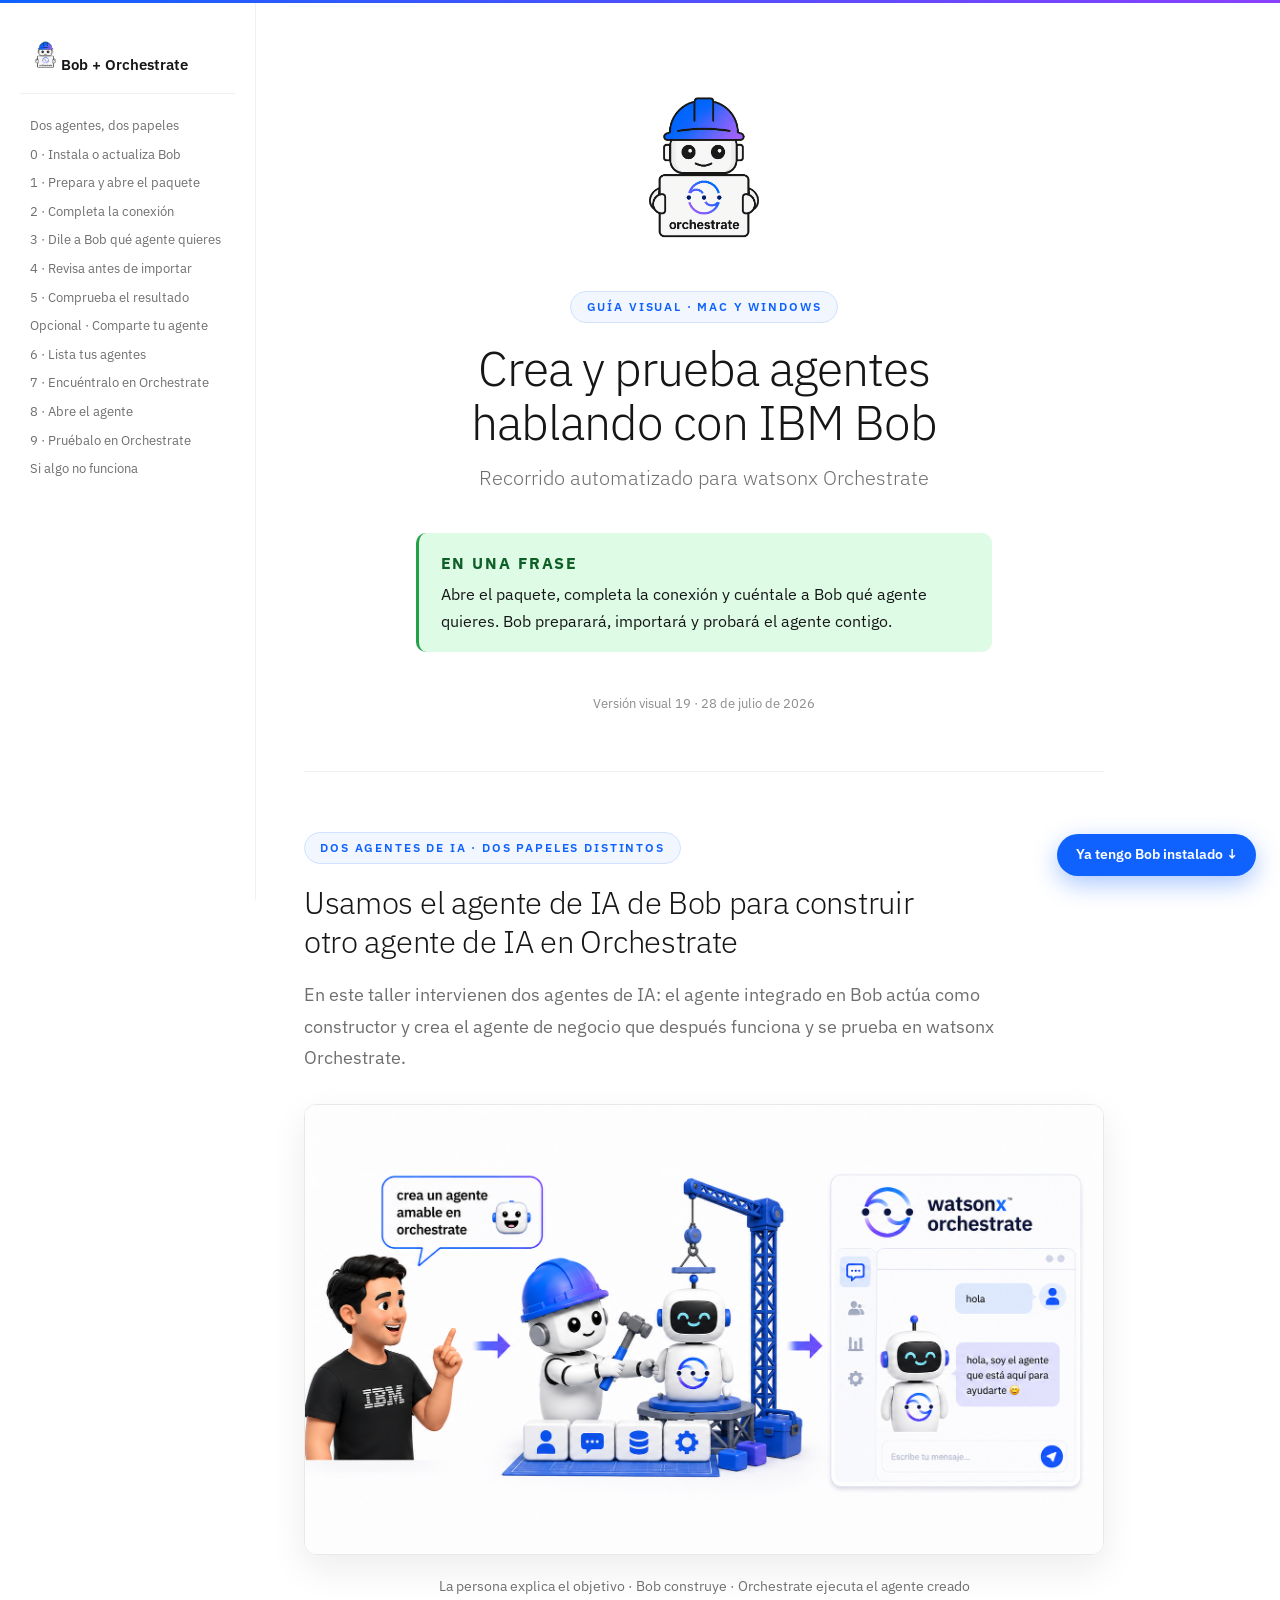
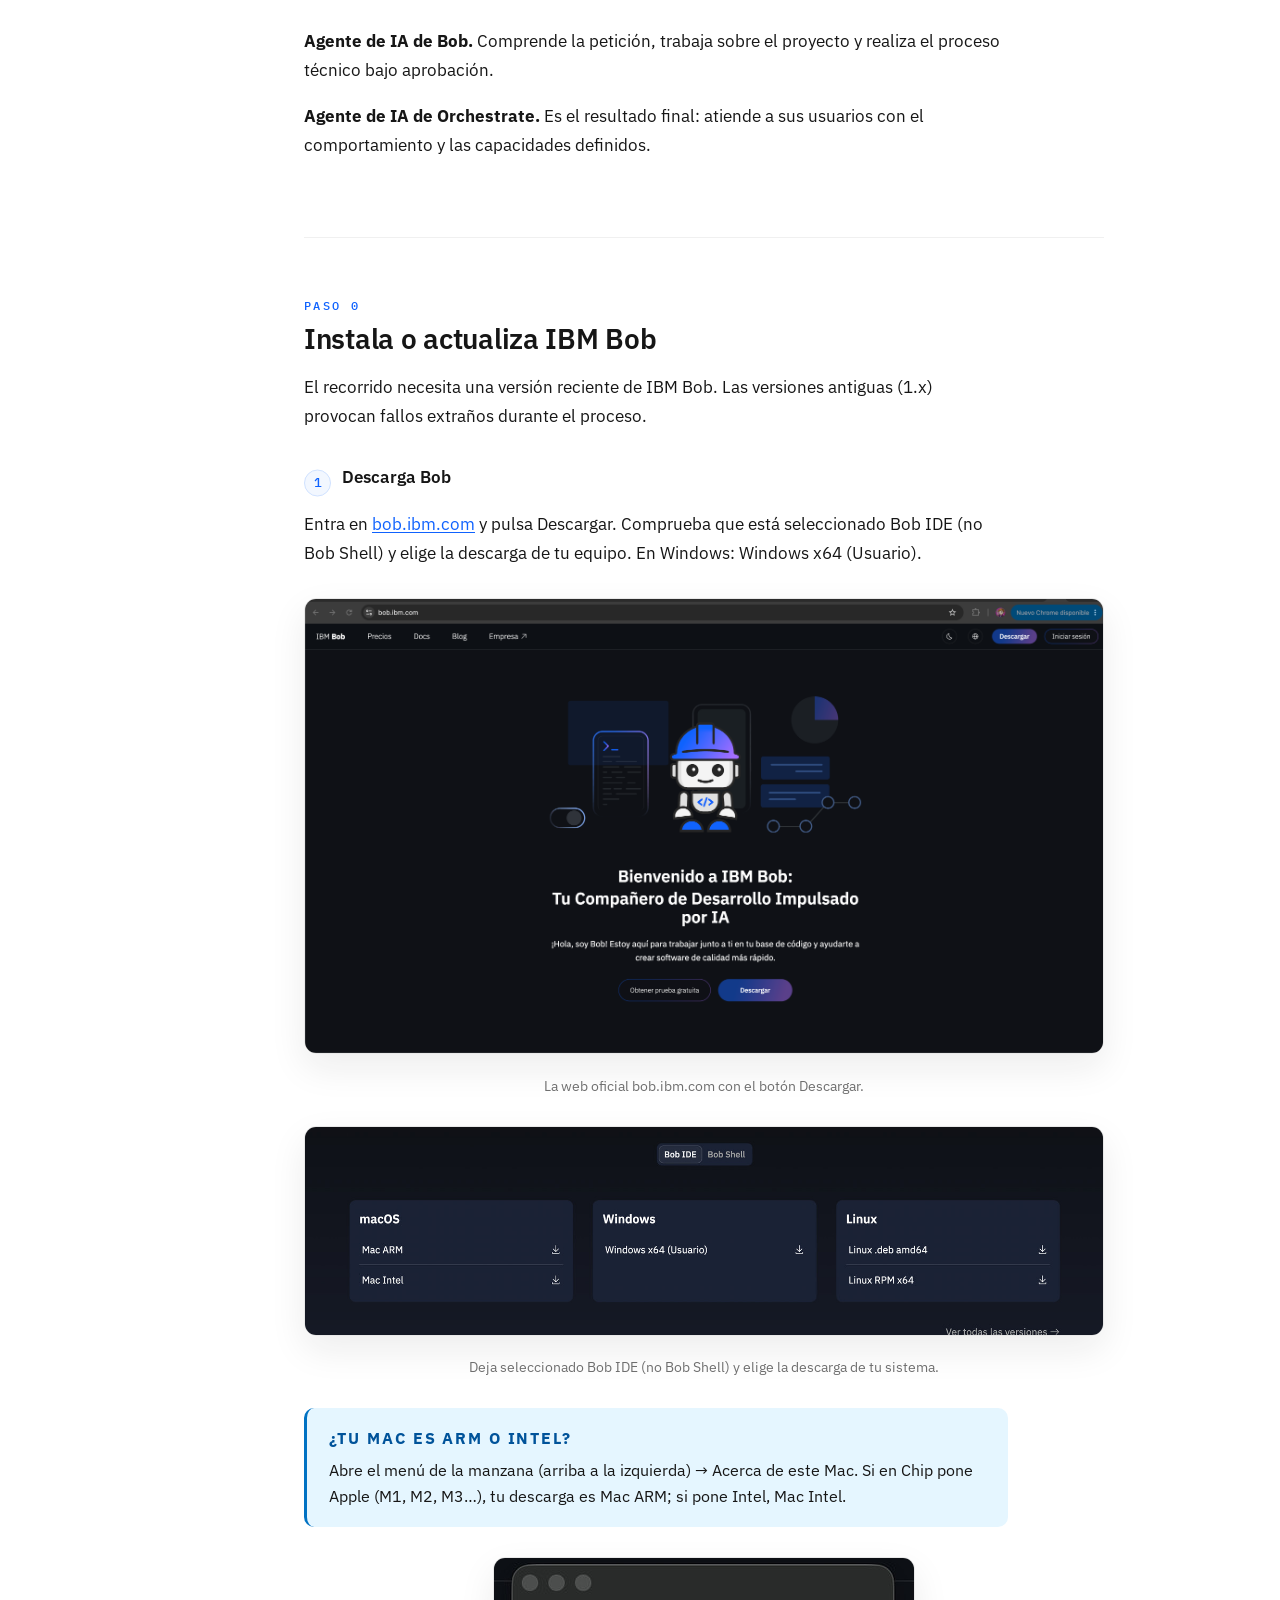
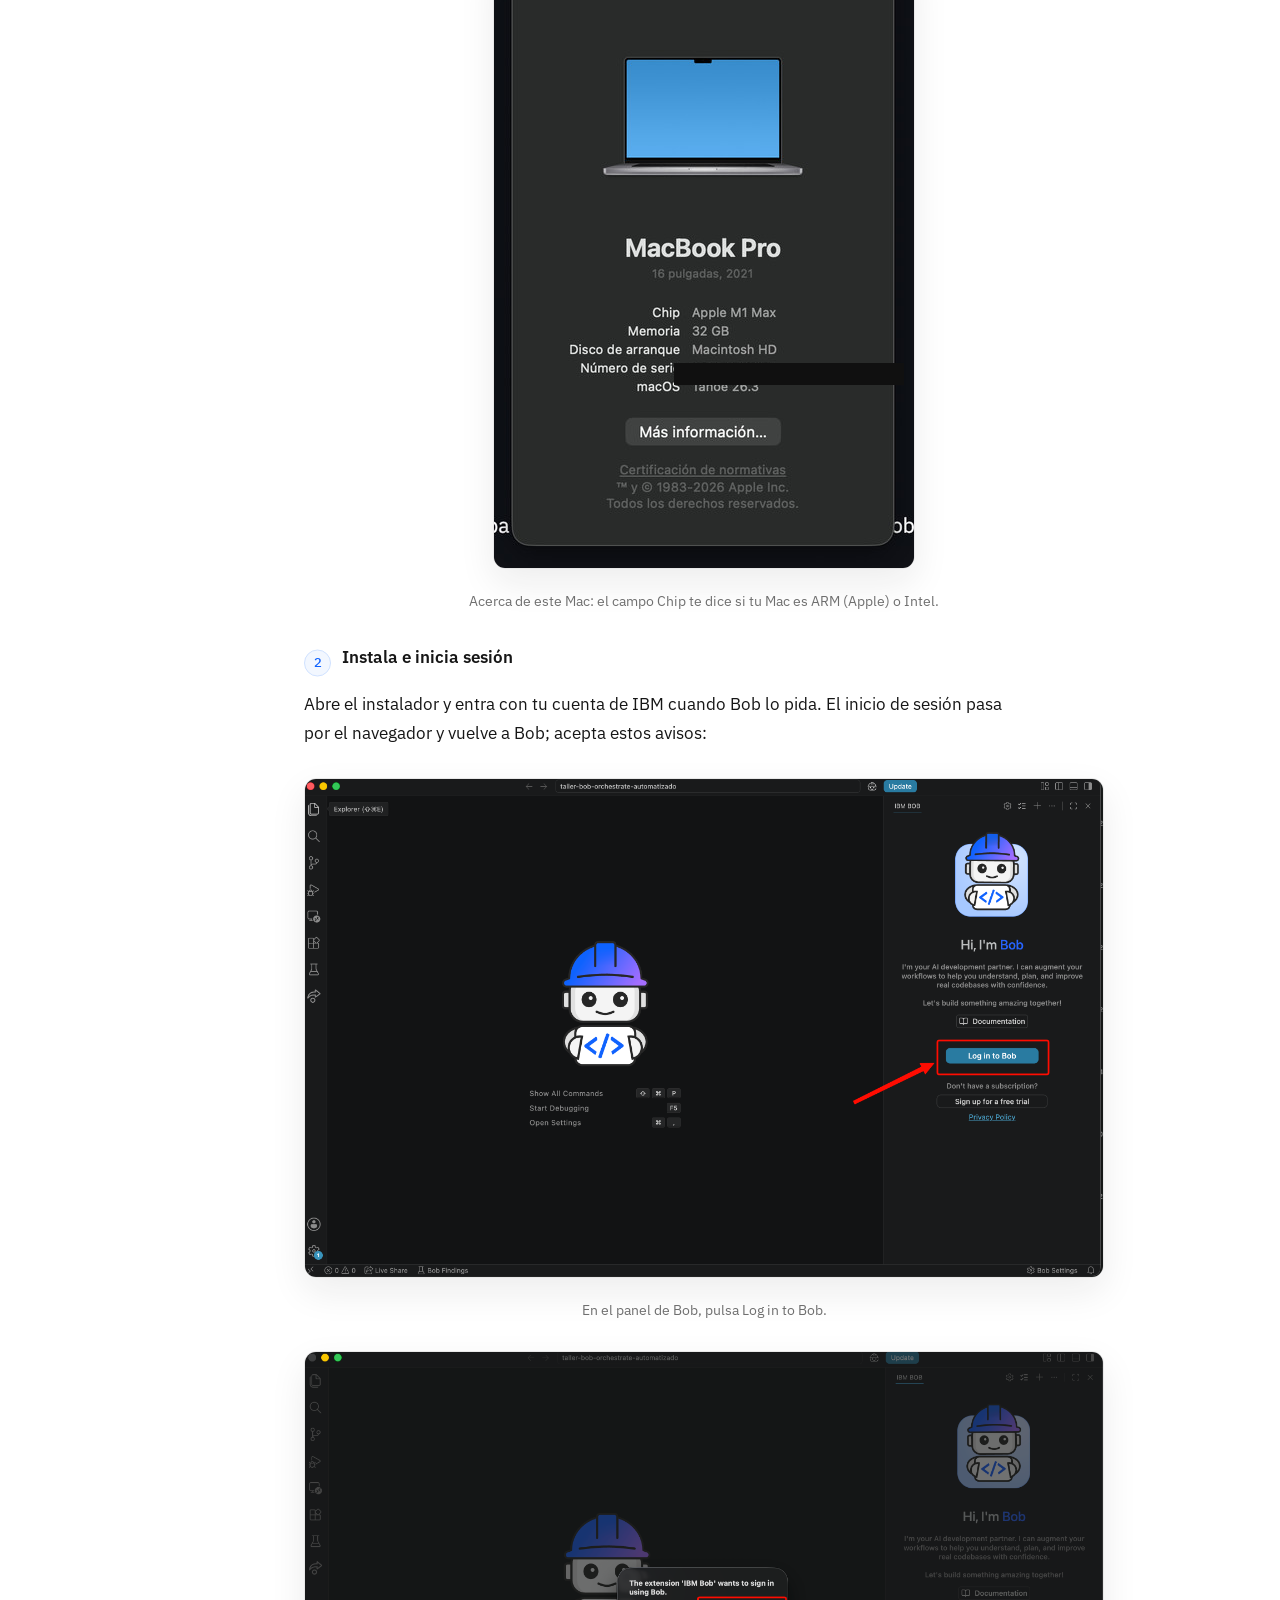
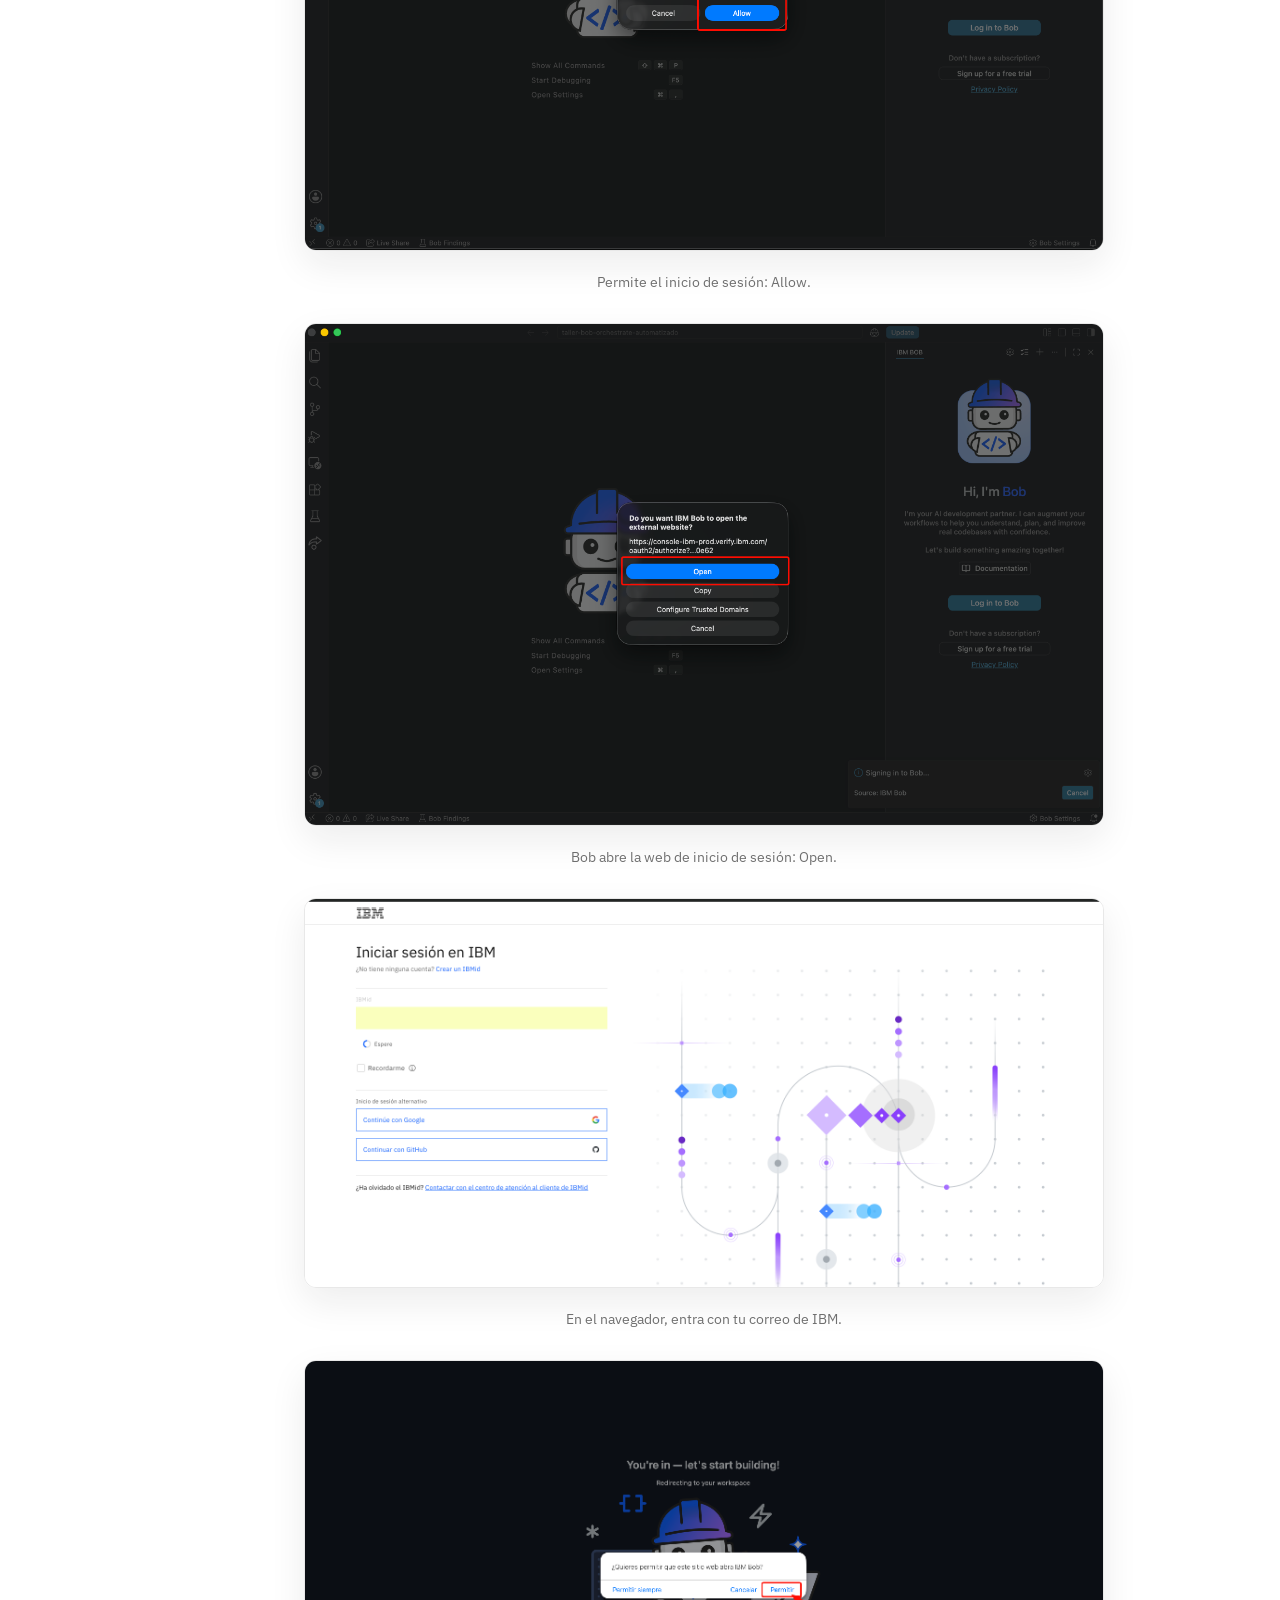
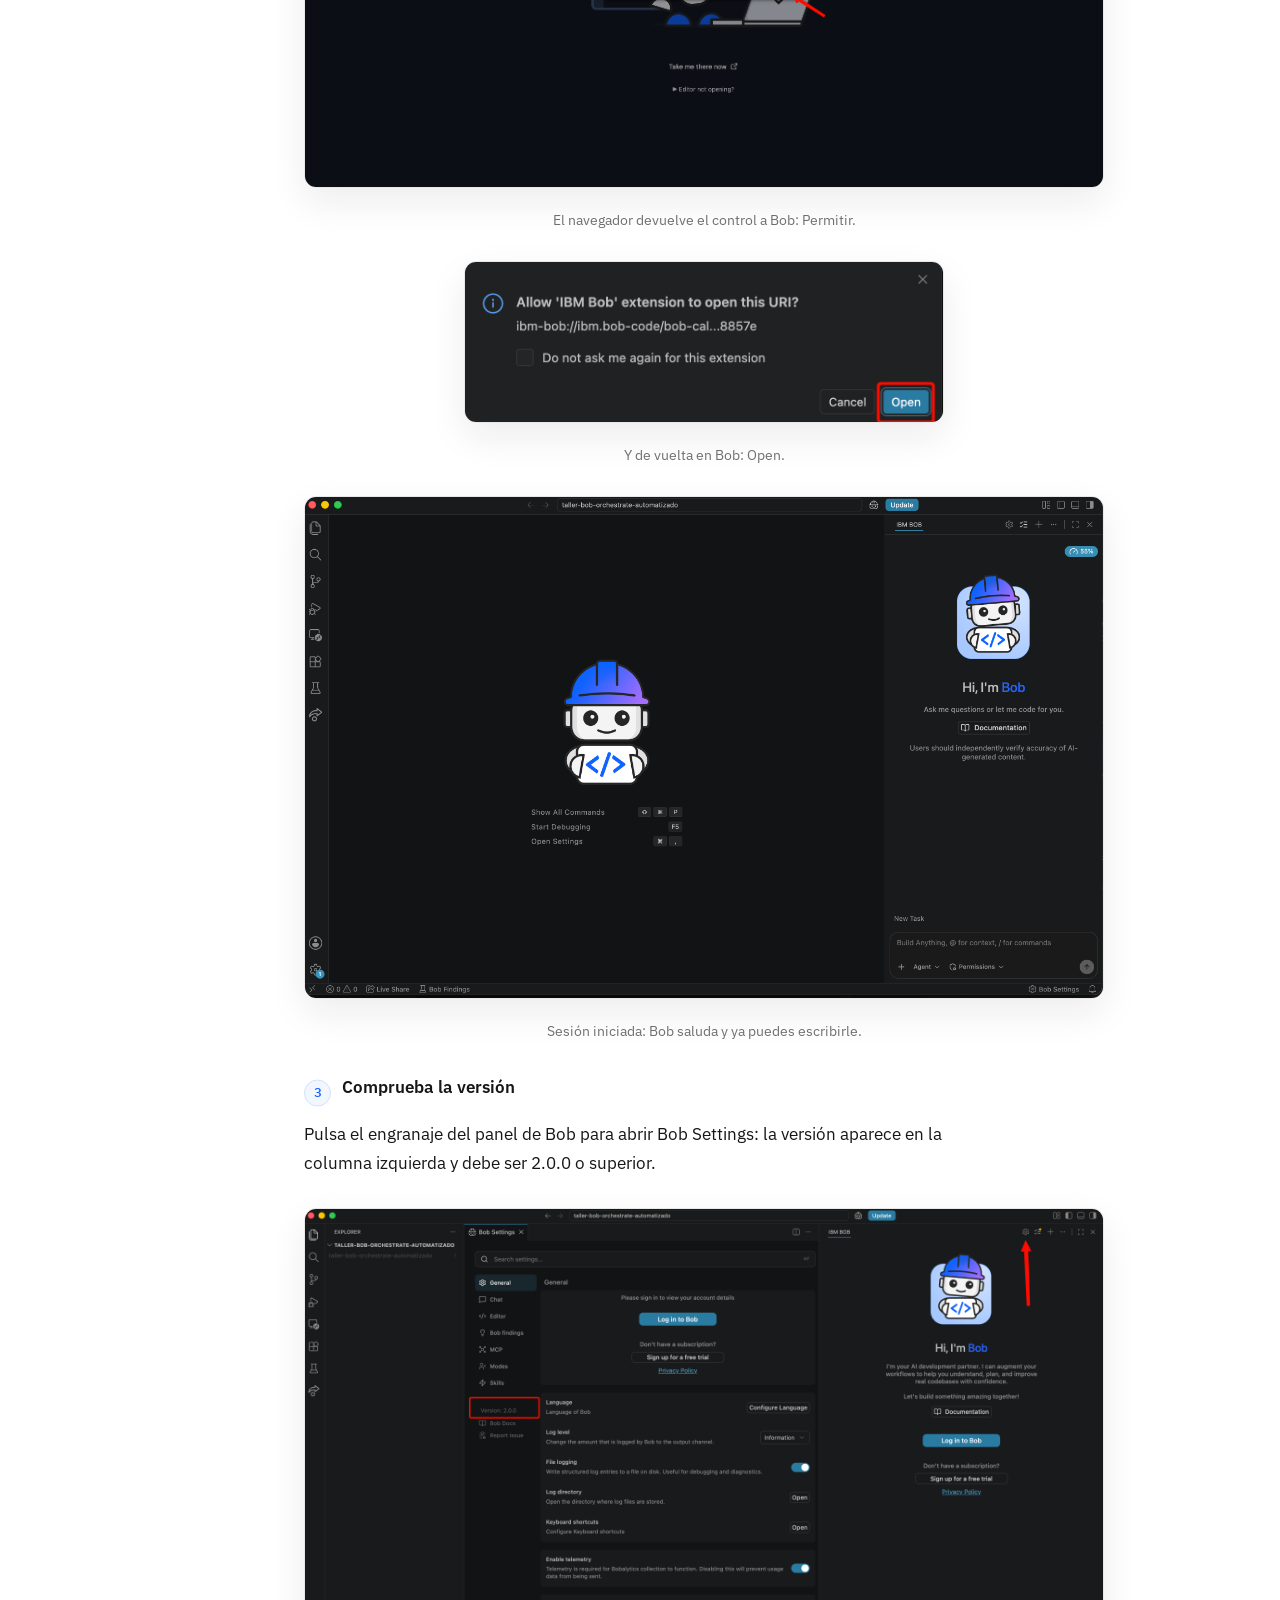
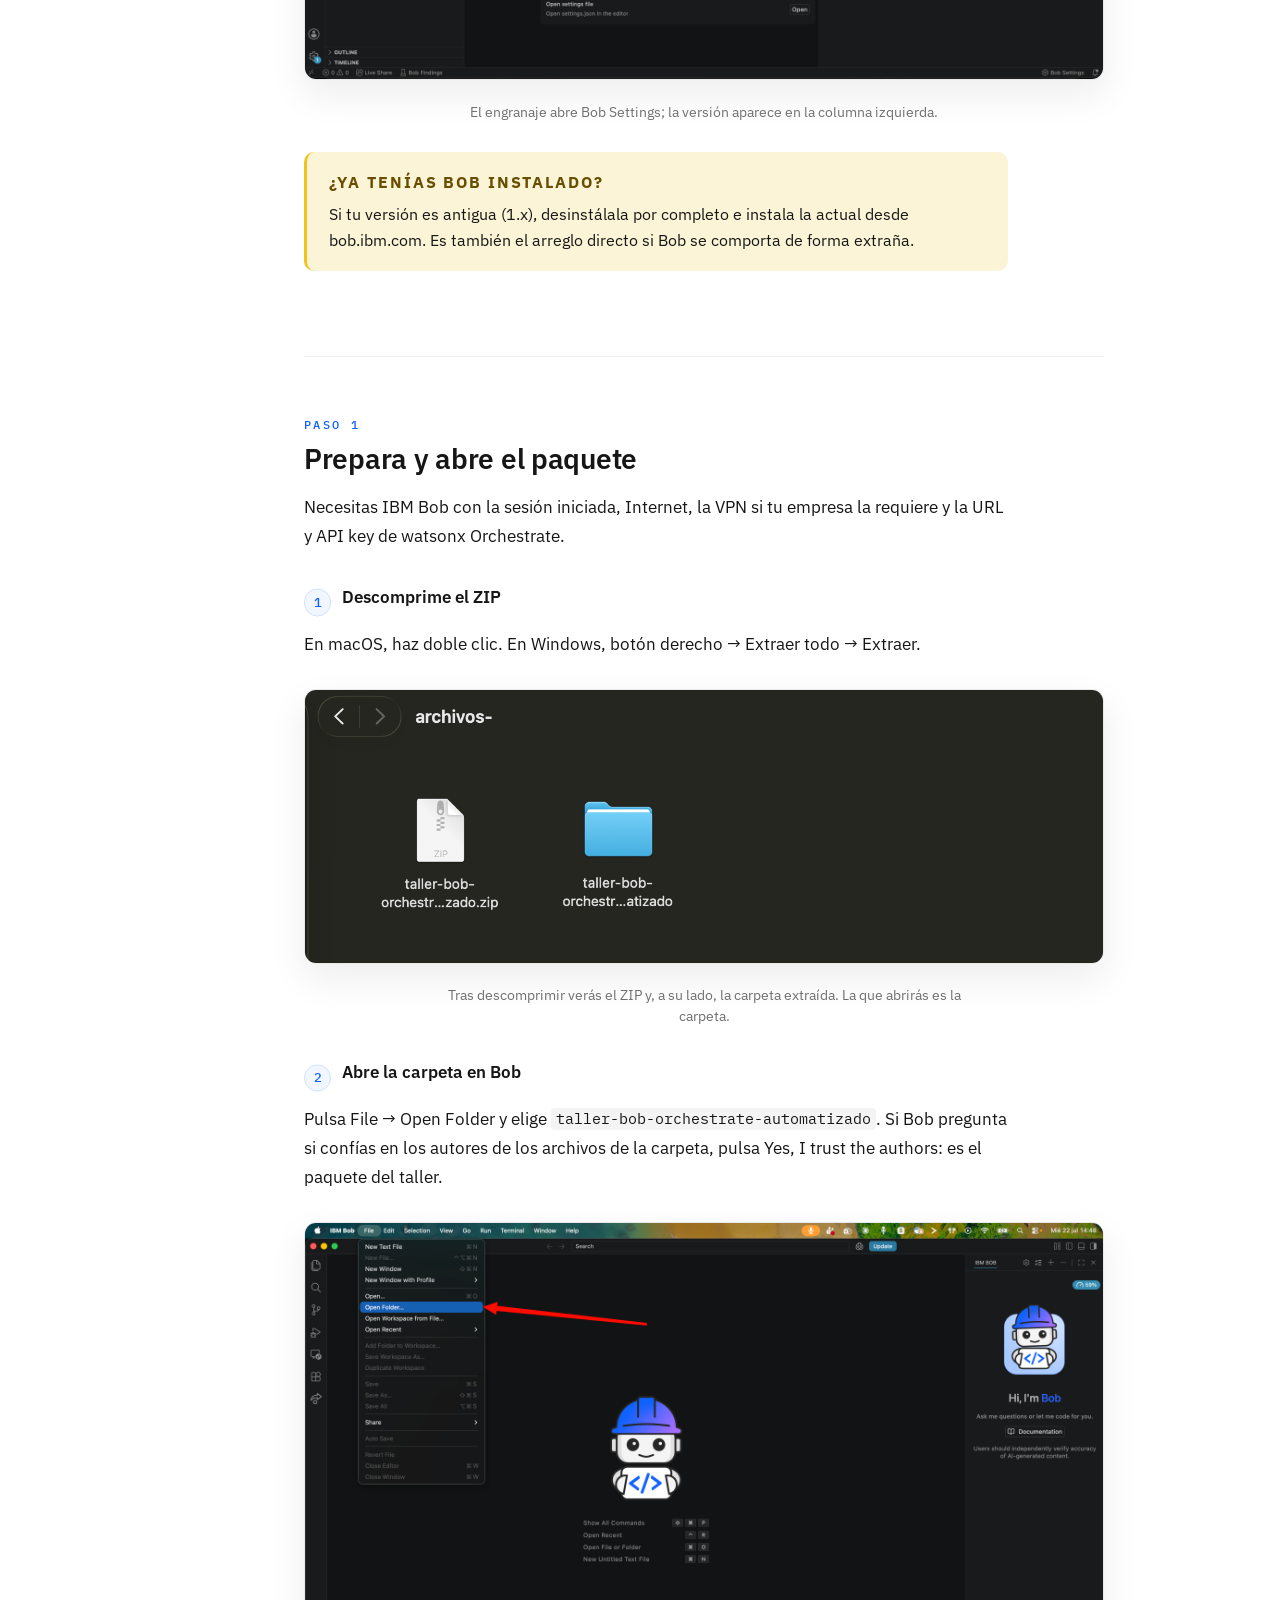
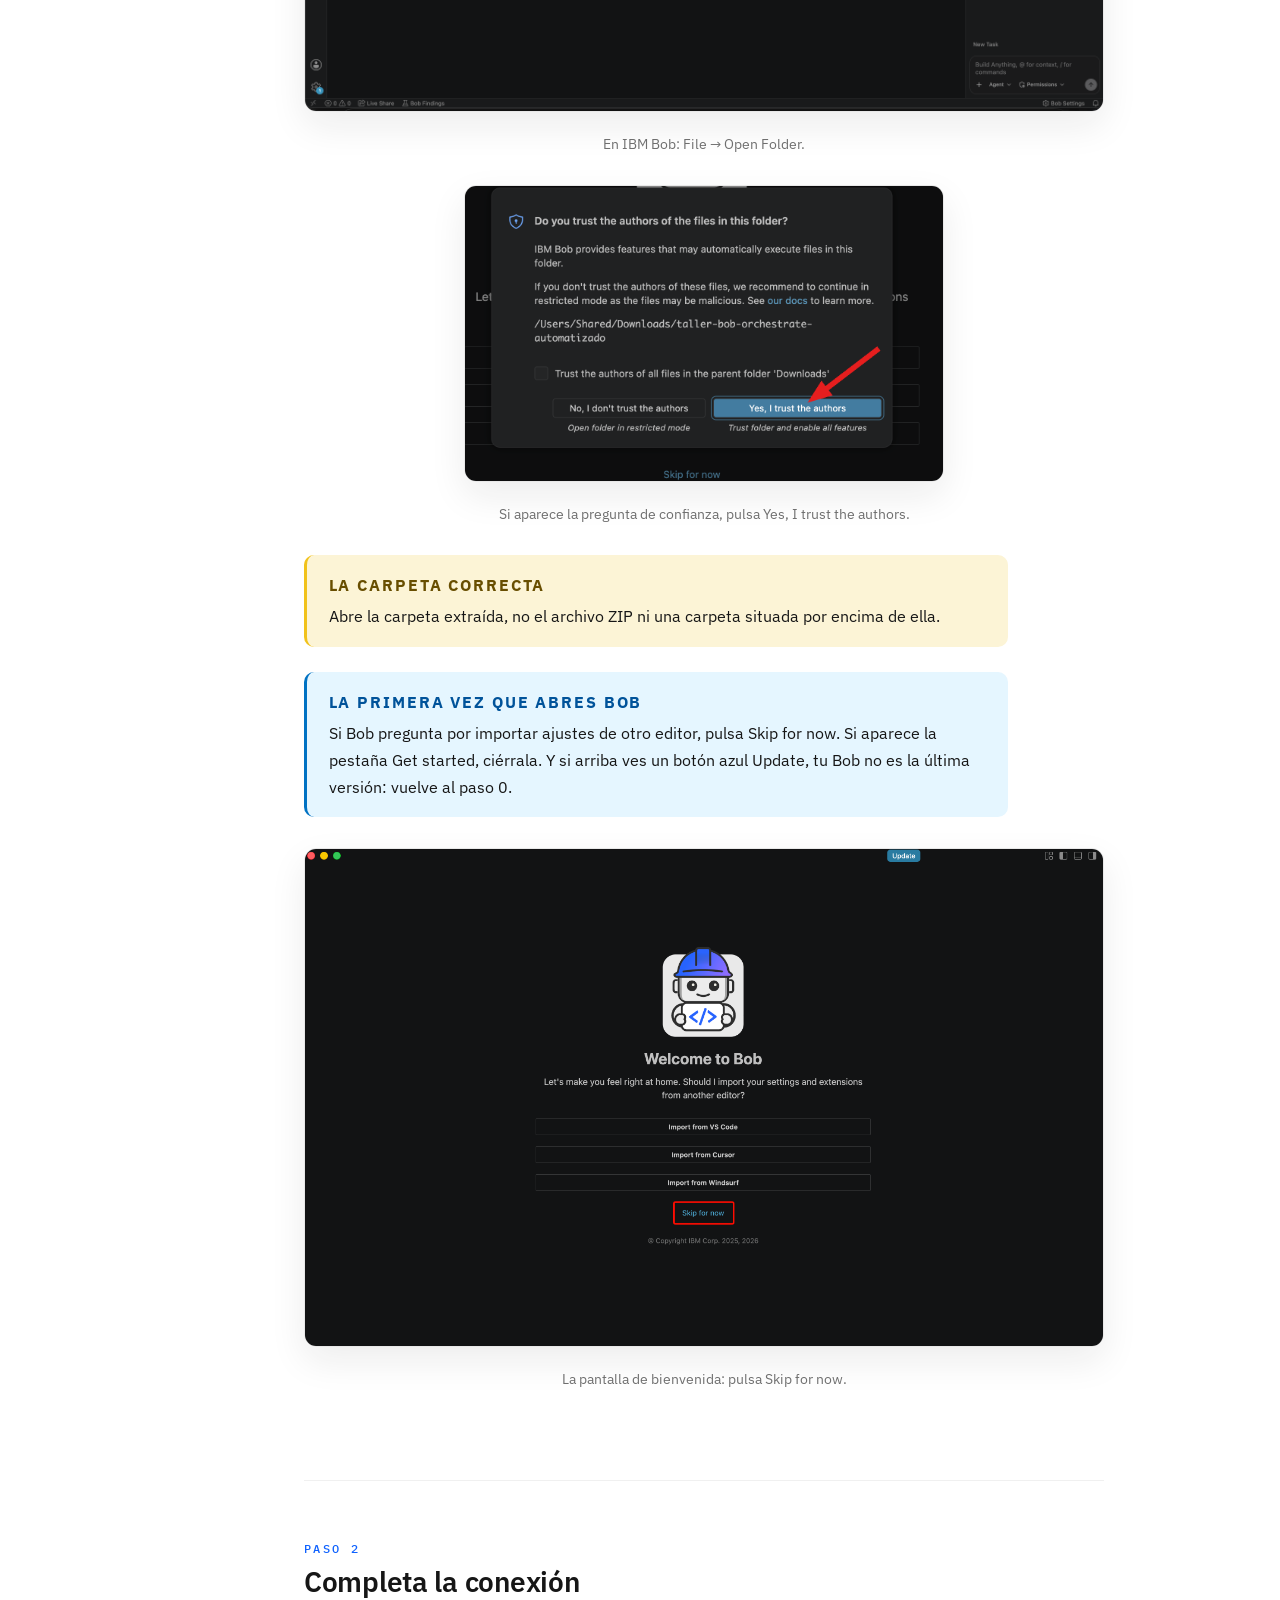
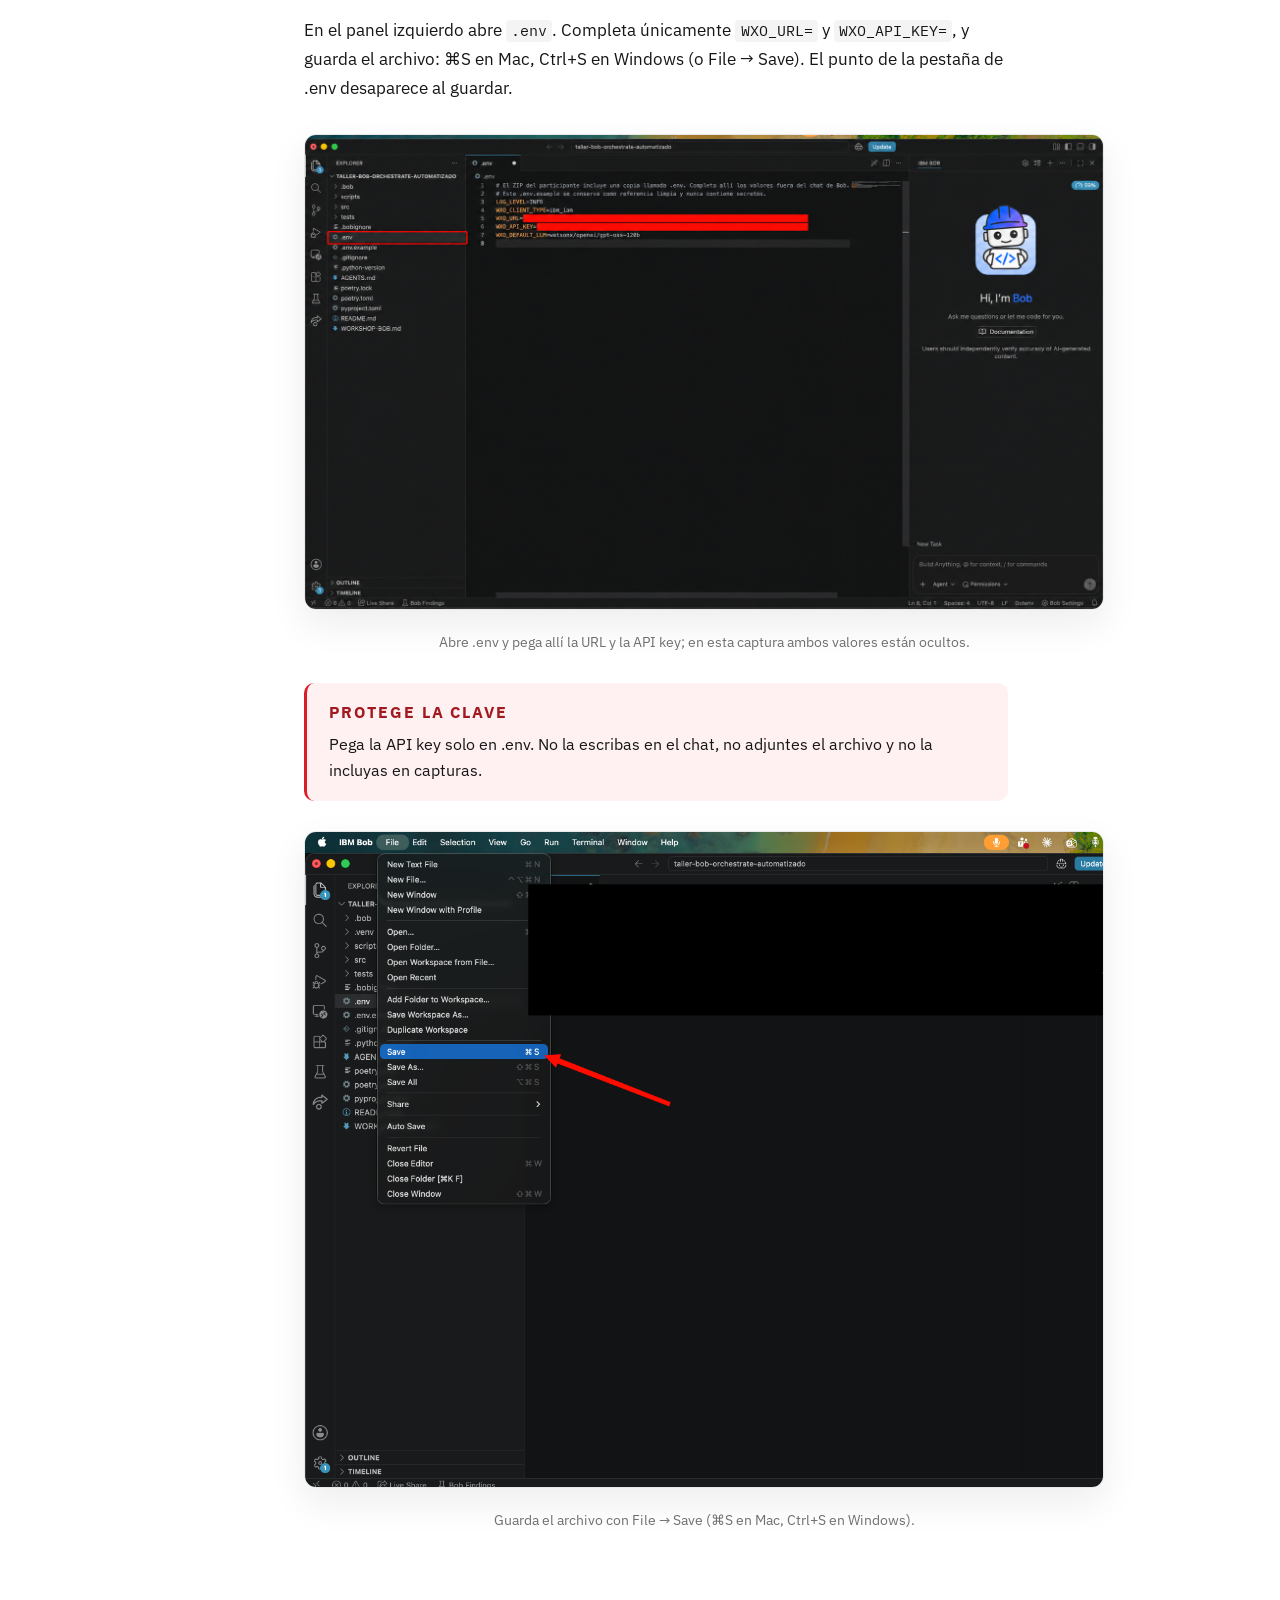
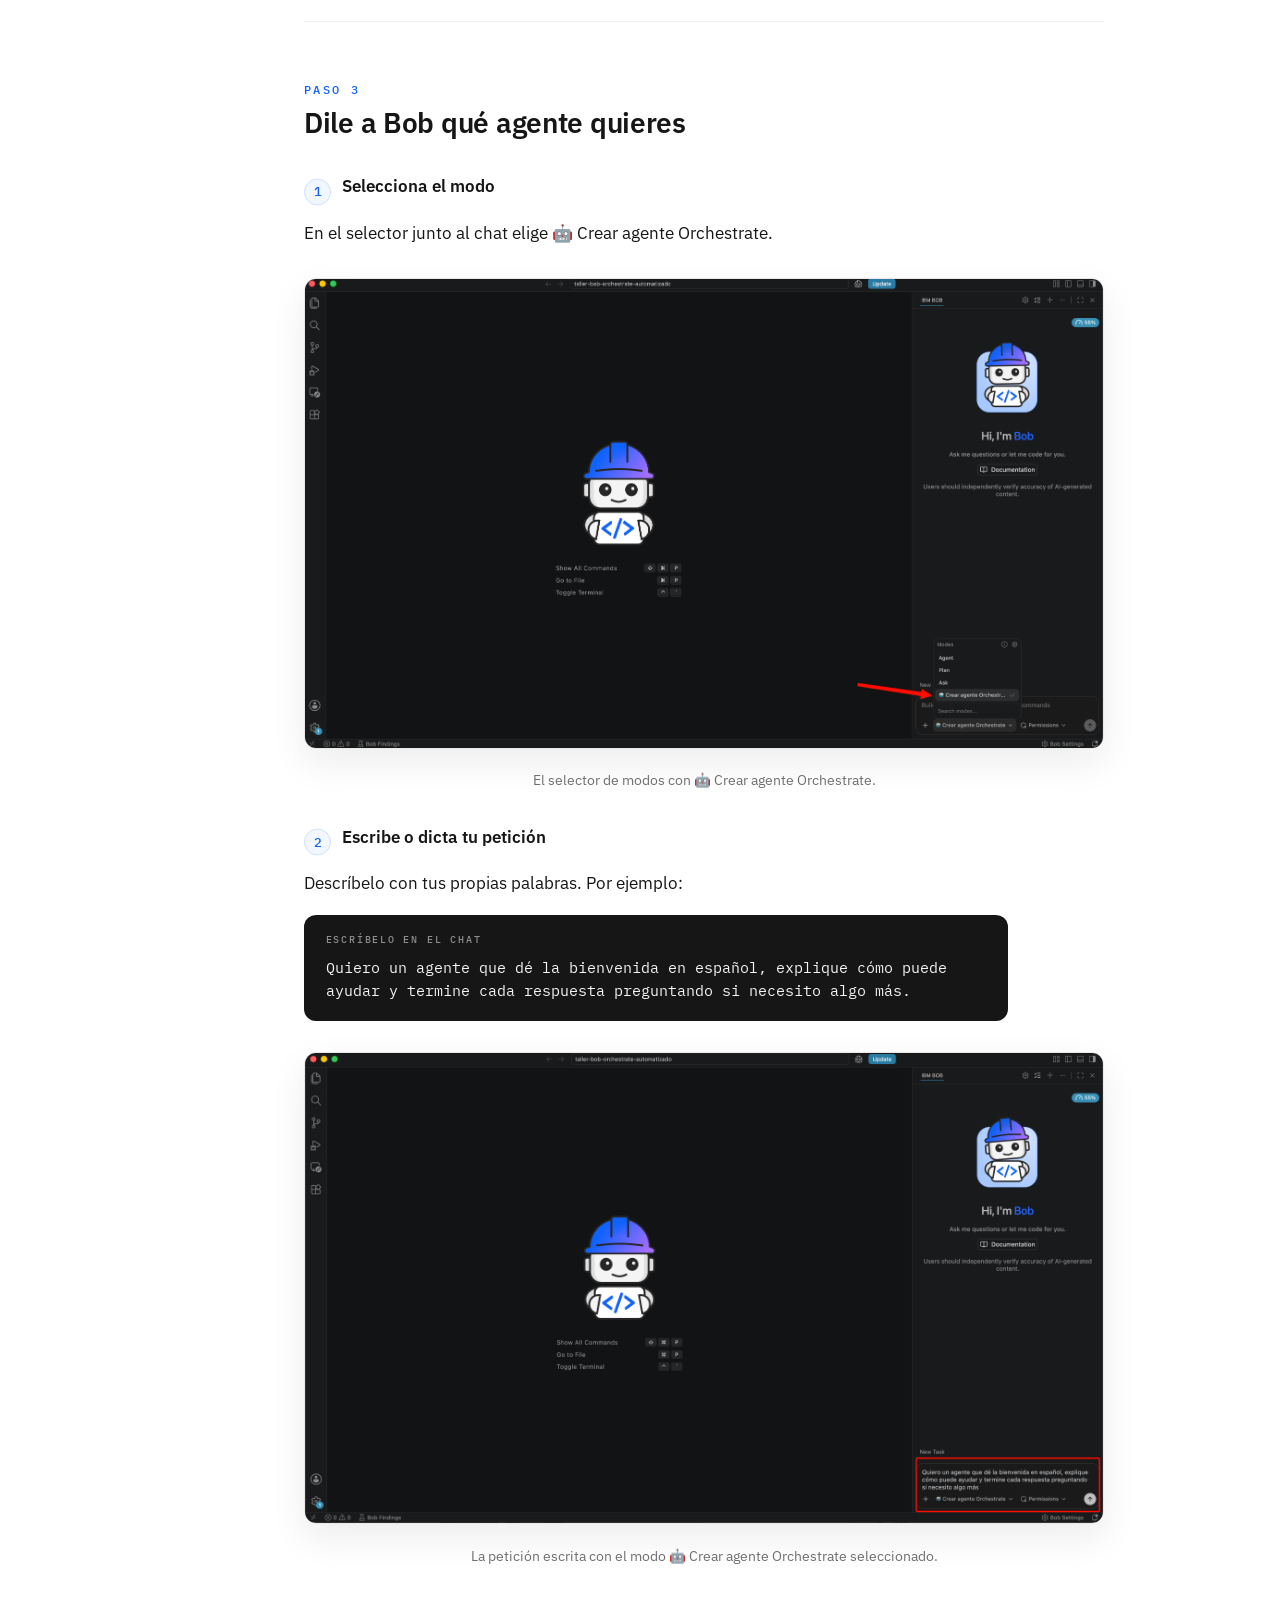
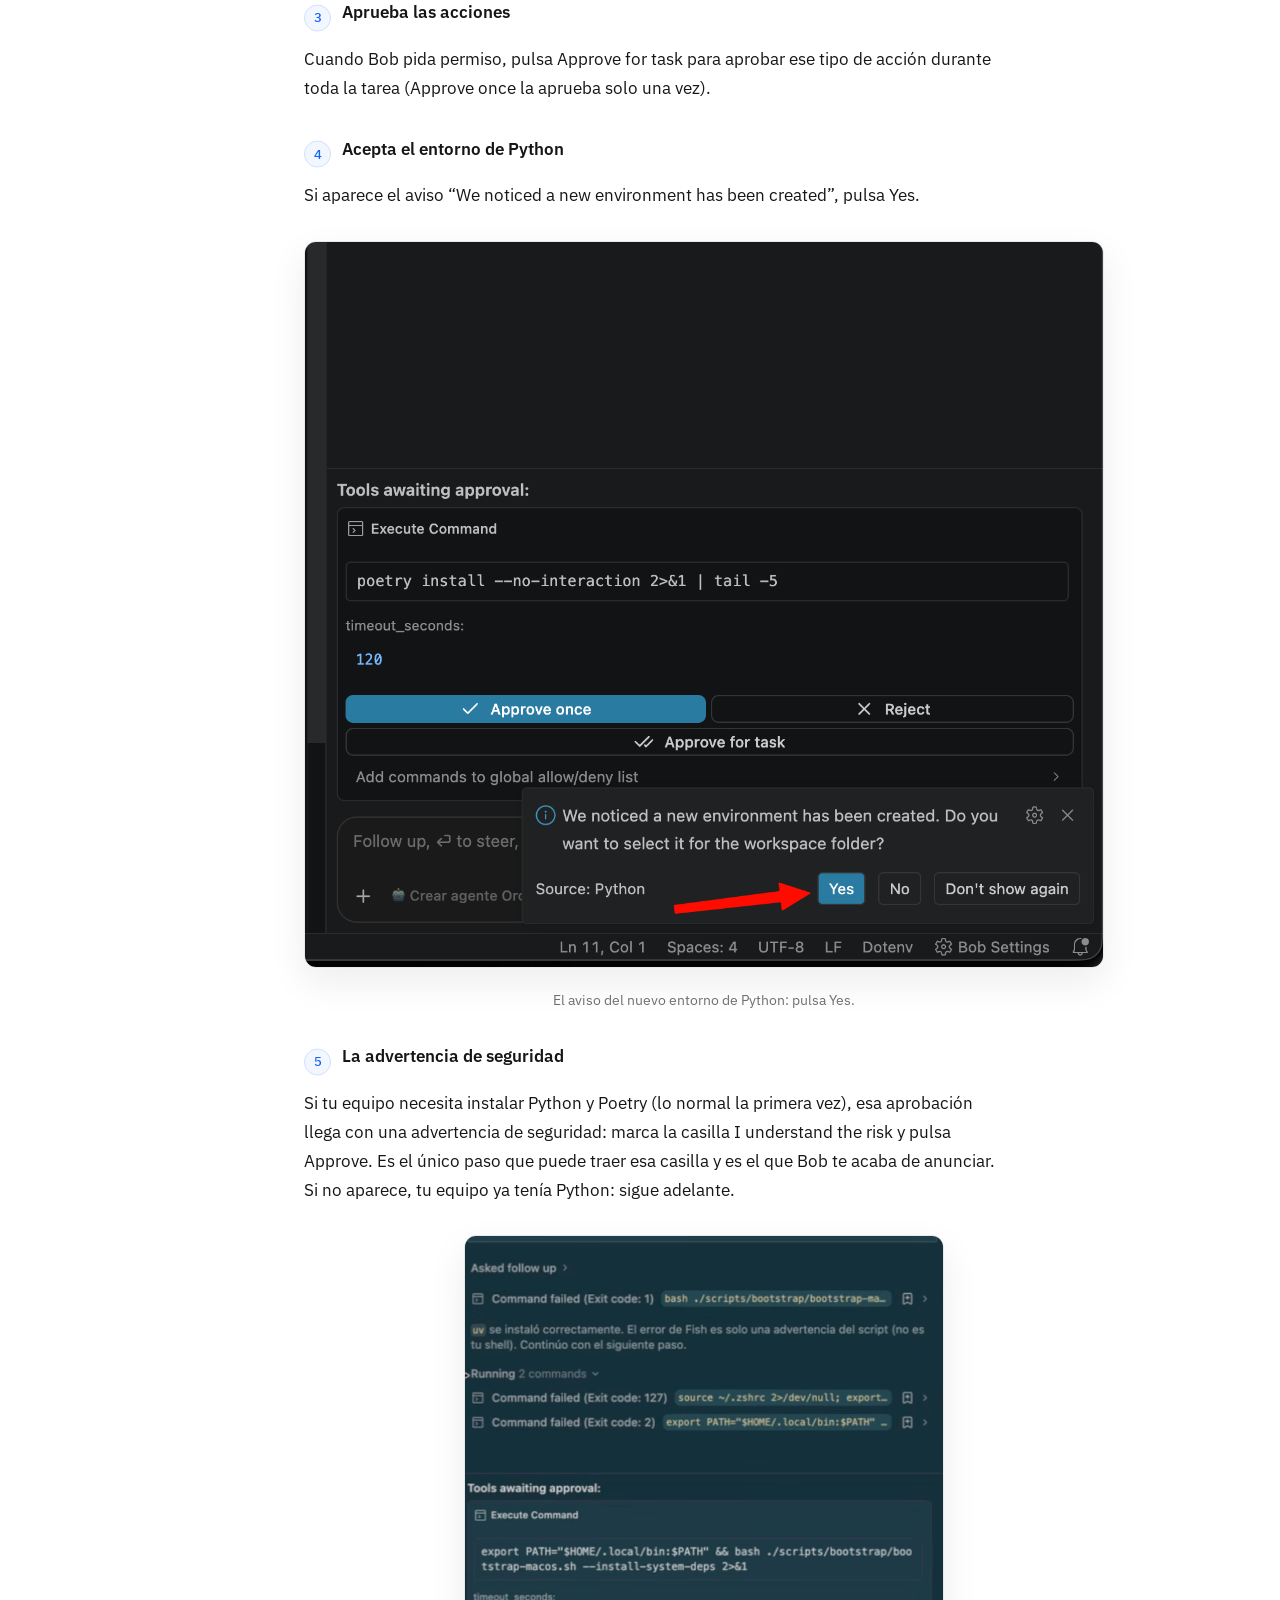
<file: index.html>
<!DOCTYPE html>
<html lang="es">
<head>
  <meta charset="UTF-8" />
  <meta name="viewport" content="width=device-width, initial-scale=1.0" />
  <title>Crea y prueba agentes hablando con IBM Bob · Guía visual</title>
  <meta name="description" content="Recorrido automatizado para crear y probar agentes de watsonx Orchestrate hablando con IBM Bob. Mac y Windows." />
  <meta name="author" content="Miguel Hidalgo" />
  <link rel="preconnect" href="https://fonts.googleapis.com" />
  <link rel="preconnect" href="https://fonts.gstatic.com" crossorigin />
  <link href="https://fonts.googleapis.com/css2?family=IBM+Plex+Mono:wght@400;500&family=IBM+Plex+Sans:wght@300;400;500;600;700&display=swap" rel="stylesheet" />
  <link rel="stylesheet" href="styles.css" />
  <link rel="icon" type="image/png" href="assets/bob-orchestrate-transparent-v1.png" />
</head>
<body>

<nav class="toc" aria-label="Índice">
  <a class="toc-brand" href="#inicio"><img src="assets/bob-orchestrate-transparent-v1.png" alt="" /><span>Bob + Orchestrate</span></a>
  <a href="#concepto">Dos agentes, dos papeles</a>
  <a href="#paso-0">0 · Instala o actualiza Bob</a>
  <a href="#paso-1">1 · Prepara y abre el paquete</a>
  <a href="#paso-2">2 · Completa la conexión</a>
  <a href="#paso-3">3 · Dile a Bob qué agente quieres</a>
  <a href="#paso-4">4 · Revisa antes de importar</a>
  <a href="#paso-5">5 · Comprueba el resultado</a>
  <a href="#registro-github">Opcional · Comparte tu agente</a>
  <a href="#paso-6">6 · Lista tus agentes</a>
  <a href="#paso-7">7 · Encuéntralo en Orchestrate</a>
  <a href="#paso-8">8 · Abre el agente</a>
  <a href="#paso-9">9 · Pruébalo en Orchestrate</a>
  <a href="#ayuda">Si algo no funciona</a>
</nav>

<a class="skip-btn" id="ya-tengo-bob-btn" href="#ya-lo-tengo">Ya tengo Bob instalado ↓</a>

<main>

<header id="inicio" class="hero">
  <img class="hero-logo" src="assets/bob-orchestrate-transparent-v1.png" alt="IBM Bob junto al símbolo de watsonx Orchestrate" />
  <p class="eyebrow">GUÍA VISUAL · MAC Y WINDOWS</p>
  <h1>Crea y prueba agentes<br />hablando con IBM Bob</h1>
  <p class="subtitle">Recorrido automatizado para watsonx Orchestrate</p>
  <div class="callout green">
    <p class="callout-label">EN UNA FRASE</p>
    <p>Abre el paquete, completa la conexión y cuéntale a Bob qué agente quieres. Bob preparará, importará y probará el agente contigo.</p>
  </div>
  <p class="version">Versión visual 19 · 28 de julio de 2026</p>
</header>

<section id="concepto">
  <p class="eyebrow">DOS AGENTES DE IA · DOS PAPELES DISTINTOS</p>
  <h2 class="big">Usamos el agente de IA de Bob para construir otro agente de IA en Orchestrate</h2>
  <p class="lead">En este taller intervienen dos agentes de IA: el agente integrado en Bob actúa como constructor y crea el agente de negocio que después funciona y se prueba en watsonx Orchestrate.</p>
  <figure>
    <img src="assets/bob-construye-agente-v1.png" alt="Una persona describe el agente que necesita; IBM Bob lo construye y el nuevo agente funciona en watsonx Orchestrate." />
    <figcaption>La persona explica el objetivo · Bob construye · Orchestrate ejecuta el agente creado</figcaption>
  </figure>
  <p><strong>Agente de IA de Bob.</strong> Comprende la petición, trabaja sobre el proyecto y realiza el proceso técnico bajo aprobación.</p>
  <p><strong>Agente de IA de Orchestrate.</strong> Es el resultado final: atiende a sus usuarios con el comportamiento y las capacidades definidos.</p>
</section>

<section id="paso-0">
  <h2><span class="sec-n">Paso 0</span>Instala o actualiza IBM Bob</h2>
  <p>El recorrido necesita una versión reciente de IBM Bob. Las versiones antiguas (1.x) provocan fallos extraños durante el proceso.</p>
  <h3><span class="step-n">1</span>Descarga Bob</h3>
  <p>Entra en <a href="https://bob.ibm.com/download" rel="noopener">bob.ibm.com</a> y pulsa Descargar. Comprueba que está seleccionado Bob IDE (no Bob Shell) y elige la descarga de tu equipo. En Windows: Windows x64 (Usuario).</p>
  <figure>
    <img src="assets/bob-web-v1.png" alt="Página oficial de IBM Bob con el mensaje de bienvenida y el botón Descargar en la esquina superior." />
    <figcaption>La web oficial bob.ibm.com con el botón Descargar.</figcaption>
  </figure>
  <figure>
    <img src="assets/descarga-bob-ide.png" alt="Selector con Bob IDE seleccionado frente a Bob Shell, y las descargas de macOS (Mac ARM y Mac Intel), Windows x64 y Linux." />
    <figcaption>Deja seleccionado Bob IDE (no Bob Shell) y elige la descarga de tu sistema.</figcaption>
  </figure>
  <div class="callout cyan">
    <p class="callout-label">¿TU MAC ES ARM O INTEL?</p>
    <p>Abre el menú de la manzana (arriba a la izquierda) → Acerca de este Mac. Si en Chip pone Apple (M1, M2, M3…), tu descarga es Mac ARM; si pone Intel, Mac Intel.</p>
  </div>
  <figure class="narrow">
    <img src="assets/chip-mac.png" alt="Ventana Acerca de este Mac mostrando el campo Chip con Apple M1 Max; el número de serie está oculto." />
    <figcaption>Acerca de este Mac: el campo Chip te dice si tu Mac es ARM (Apple) o Intel.</figcaption>
  </figure>
  <h3><span class="step-n">2</span>Instala e inicia sesión</h3>
  <p>Abre el instalador y entra con tu cuenta de IBM cuando Bob lo pida. El inicio de sesión pasa por el navegador y vuelve a Bob; acepta estos avisos:</p>
  <figure>
    <img src="assets/login-boton.png" alt="Panel de IBM Bob con el botón Log in to Bob resaltado por una flecha roja." />
    <figcaption>En el panel de Bob, pulsa Log in to Bob.</figcaption>
  </figure>
  <figure>
    <img src="assets/login-allow.png" alt="Diálogo que pide permiso para que la extensión IBM Bob inicie sesión, con el botón Allow resaltado." />
    <figcaption>Permite el inicio de sesión: Allow.</figcaption>
  </figure>
  <figure>
    <img src="assets/login-navegador.png" alt="Diálogo que pregunta si IBM Bob puede abrir la web externa de inicio de sesión, con el botón Open resaltado." />
    <figcaption>Bob abre la web de inicio de sesión: Open.</figcaption>
  </figure>
  <figure>
    <img src="assets/login-ibm.png" alt="Página de inicio de sesión de IBM con el campo IBMid vacío." />
    <figcaption>En el navegador, entra con tu correo de IBM.</figcaption>
  </figure>
  <figure>
    <img src="assets/login-permitir.png" alt="Página You're in del navegador con el aviso que pregunta si el sitio puede abrir IBM Bob y el botón Permitir resaltado." />
    <figcaption>El navegador devuelve el control a Bob: Permitir.</figcaption>
  </figure>
  <figure class="narrow">
    <img src="assets/login-volver.png" alt="Diálogo de IBM Bob que pide permiso para abrir el enlace de vuelta, con el botón Open resaltado." />
    <figcaption>Y de vuelta en Bob: Open.</figcaption>
  </figure>
  <figure>
    <img src="assets/login-hecho.png" alt="Panel de IBM Bob con la sesión iniciada mostrando el saludo y el cuadro de nueva tarea." />
    <figcaption>Sesión iniciada: Bob saluda y ya puedes escribirle.</figcaption>
  </figure>
  <h3 id="ya-lo-tengo"><span class="step-n">3</span>Comprueba la versión</h3>
  <p>Pulsa el engranaje del panel de Bob para abrir Bob Settings: la versión aparece en la columna izquierda y debe ser 2.0.0 o superior.</p>
  <figure>
    <img src="assets/version-bob.png" alt="Bob Settings abierto: una flecha señala el engranaje del panel de IBM Bob y un recuadro rojo marca Version 2.0.0 en la columna izquierda." />
    <figcaption>El engranaje abre Bob Settings; la versión aparece en la columna izquierda.</figcaption>
  </figure>
  <div class="callout yellow">
    <p class="callout-label">¿YA TENÍAS BOB INSTALADO?</p>
    <p>Si tu versión es antigua (1.x), desinstálala por completo e instala la actual desde bob.ibm.com. Es también el arreglo directo si Bob se comporta de forma extraña.</p>
  </div>
</section>

<section id="paso-1">
  <h2><span class="sec-n">Paso 1</span>Prepara y abre el paquete</h2>
  <p>Necesitas IBM Bob con la sesión iniciada, Internet, la VPN si tu empresa la requiere y la URL y API key de watsonx Orchestrate.</p>
  <h3><span class="step-n">1</span>Descomprime el ZIP</h3>
  <p>En macOS, haz doble clic. En Windows, botón derecho → Extraer todo → Extraer.</p>
  <figure>
    <img src="assets/zip-descomprimido.png" alt="Carpeta del ordenador con el archivo ZIP del taller y, a su lado, la carpeta taller-bob-orchestrate-automatizado ya extraída." />
    <figcaption>Tras descomprimir verás el ZIP y, a su lado, la carpeta extraída. La que abrirás es la carpeta.</figcaption>
  </figure>
  <h3><span class="step-n">2</span>Abre la carpeta en Bob</h3>
  <p>Pulsa File → Open Folder y elige <code>taller-bob-orchestrate-automatizado</code>. Si Bob pregunta si confías en los autores de los archivos de la carpeta, pulsa Yes, I trust the authors: es el paquete del taller.</p>
  <figure>
    <img src="assets/abrir-carpeta.png" alt="Menú File de IBM Bob con la opción Open Folder resaltada por una flecha roja." />
    <figcaption>En IBM Bob: File → Open Folder.</figcaption>
  </figure>
  <figure class="narrow">
    <img src="assets/confia-carpeta.png" alt="Diálogo de IBM Bob preguntando si confías en los autores de los archivos de la carpeta, con una flecha roja hacia el botón Yes, I trust the authors." />
    <figcaption>Si aparece la pregunta de confianza, pulsa Yes, I trust the authors.</figcaption>
  </figure>
  <div class="callout yellow">
    <p class="callout-label">LA CARPETA CORRECTA</p>
    <p>Abre la carpeta extraída, no el archivo ZIP ni una carpeta situada por encima de ella.</p>
  </div>
  <div class="callout cyan">
    <p class="callout-label">LA PRIMERA VEZ QUE ABRES BOB</p>
    <p>Si Bob pregunta por importar ajustes de otro editor, pulsa Skip for now. Si aparece la pestaña Get started, ciérrala. Y si arriba ves un botón azul Update, tu Bob no es la última versión: vuelve al paso 0.</p>
  </div>
  <figure>
    <img src="assets/bienvenida-skip.png" alt="Pantalla Welcome to Bob con las opciones de importar ajustes y el enlace Skip for now resaltado." />
    <figcaption>La pantalla de bienvenida: pulsa Skip for now.</figcaption>
  </figure>
</section>

<section id="paso-2">
  <h2><span class="sec-n">Paso 2</span>Completa la conexión</h2>
  <p>En el panel izquierdo abre <code>.env</code>. Completa únicamente <code>WXO_URL=</code> y <code>WXO_API_KEY=</code>, y guarda el archivo: ⌘S en Mac, Ctrl+S en Windows (o File → Save). El punto de la pestaña de .env desaparece al guardar.</p>
  <figure>
    <img src="assets/env-credenciales-redactadas-v1.png" alt="IBM Bob con el archivo .env abierto. Los valores de WXO_URL y WXO_API_KEY están cubiertos por completo con rectángulos rojos." />
    <figcaption>Abre .env y pega allí la URL y la API key; en esta captura ambos valores están ocultos.</figcaption>
  </figure>
  <div class="callout red">
    <p class="callout-label">PROTEGE LA CLAVE</p>
    <p>Pega la API key solo en .env. No la escribas en el chat, no adjuntes el archivo y no la incluyas en capturas.</p>
  </div>
  <figure>
    <img src="assets/guardar-env.png" alt="Menú File de IBM Bob con la opción Save resaltada por una flecha roja." />
    <figcaption>Guarda el archivo con File → Save (⌘S en Mac, Ctrl+S en Windows).</figcaption>
  </figure>
</section>

<section id="paso-3">
  <h2><span class="sec-n">Paso 3</span>Dile a Bob qué agente quieres</h2>
  <h3><span class="step-n">1</span>Selecciona el modo</h3>
  <p>En el selector junto al chat elige 🤖 Crear agente Orchestrate.</p>
  <figure>
    <img src="assets/modo-selector.png" alt="Desplegable de modos de IBM Bob mostrando el modo Crear agente Orchestrate señalado por una flecha roja." />
    <figcaption>El selector de modos con 🤖 Crear agente Orchestrate.</figcaption>
  </figure>
  <h3><span class="step-n">2</span>Escribe o dicta tu petición</h3>
  <p>Descríbelo con tus propias palabras. Por ejemplo:</p>
  <div class="prompt">Quiero un agente que dé la bienvenida en español, explique cómo puede ayudar y termine cada respuesta preguntando si necesito algo más.</div>
  <figure>
    <img src="assets/peticion-modo.png" alt="Cuadro de mensaje de IBM Bob con la petición escrita y el modo Crear agente Orchestrate visible en el selector, resaltado en rojo." />
    <figcaption>La petición escrita con el modo 🤖 Crear agente Orchestrate seleccionado.</figcaption>
  </figure>
  <h3><span class="step-n">3</span>Aprueba las acciones</h3>
  <p>Cuando Bob pida permiso, pulsa Approve for task para aprobar ese tipo de acción durante toda la tarea (Approve once la aprueba solo una vez).</p>
  <h3><span class="step-n">4</span>Acepta el entorno de Python</h3>
  <p>Si aparece el aviso “We noticed a new environment has been created”, pulsa Yes.</p>
  <figure>
    <img src="assets/entorno-python.png" alt="Notificación de IBM Bob sobre un nuevo entorno de Python con el botón Yes señalado por una flecha roja." />
    <figcaption>El aviso del nuevo entorno de Python: pulsa Yes.</figcaption>
  </figure>
  <h3><span class="step-n">5</span>La advertencia de seguridad</h3>
  <p>Si tu equipo necesita instalar Python y Poetry (lo normal la primera vez), esa aprobación llega con una advertencia de seguridad: marca la casilla I understand the risk y pulsa Approve. Es el único paso que puede traer esa casilla y es el que Bob te acaba de anunciar. Si no aparece, tu equipo ya tenía Python: sigue adelante.</p>
  <figure class="narrow">
    <img src="assets/casilla-seguridad.png" alt="Aprobación de IBM Bob para instalar Python y Poetry, con la advertencia de seguridad y la casilla I understand the risk." />
    <figcaption>La única advertencia de seguridad del recorrido: marca la casilla y aprueba.</figcaption>
  </figure>
  <div class="callout cyan">
    <p class="callout-label">LOS PERMISOS SON TU CONTROL</p>
    <p>Bob pide permiso la primera vez que hace cada tipo de acción (ejecutar los pasos de preparación, editar los archivos del agente). Es su diseño de seguridad: nada ocurre sin tu OK. En este taller nunca te pedirá contraseñas ni comandos con sudo; si algo así apareciera, avisa al facilitador.</p>
  </div>
</section>

<section id="paso-4">
  <h2><span class="sec-n">Paso 4</span>Revisa antes de importar</h2>
  <p>Bob te enseñará un resumen: qué hará el agente, qué no hará, cómo se importará y qué pregunta utilizará para probarlo.</p>
  <h3><span class="step-n">1</span>Lee el resumen</h3>
  <p>Comprueba que describe lo que pediste.</p>
  <h3><span class="step-n">2</span>Confirma</h3>
  <p>Responde “Sí, adelante”.</p>
  <h3><span class="step-n">3</span>Aprueba la importación</h3>
  <p>Pulsa Approve once cuando Bob lo solicite.</p>
  <figure>
    <img src="assets/resumen-importar.png" alt="IBM Bob muestra el resumen del agente, la confirmación Sí, adelante y una aprobación pendiente." />
    <figcaption>Después de confirmar, Bob pide permiso para importar y probar.</figcaption>
  </figure>
  <div class="callout green">
    <p class="callout-label">IMPORTACIÓN SEGURA</p>
    <p>El agente se crea como borrador. No se activa ni se publica en producción.</p>
  </div>
</section>

<section id="paso-5">
  <h2><span class="sec-n">Paso 5</span>Comprueba el resultado en Bob</h2>
  <p>Al terminar, Bob confirma la importación y muestra una respuesta real del agente.</p>
  <figure>
    <img src="assets/resultado-bob.png" alt="IBM Bob confirma con una marca verde que el agente está listo en borrador y muestra su respuesta de prueba." />
    <figcaption>Resultado correcto: importado y probado con éxito.</figcaption>
  </figure>
</section>

<section id="registro-github">
  <h2><span class="sec-n">Opcional</span>Comparte tu agente en GitHub</h2>
  <p>Al importar, el paquete guarda también una copia de tu agente en un repositorio git personal, para poder compartirlo. Si tu GitHub aún no está conectado, Bob te lo ofrecerá: te enseñará un código en el chat y se abrirá el navegador. No necesitas la terminal. Si Bob te dice que falta la herramienta gh, sigue sin más: tu agente queda guardado igualmente.</p>
  <h3><span class="step-n">1</span>Escribe el código</h3>
  <p>Copia en el navegador el código que Bob te ha enseñado y pulsa Continue. El código caduca a los 15 minutos: si se pasa, pídele otro a Bob.</p>
  <figure>
    <img src="assets/registro-codigo.png" alt="Pantalla Device Activation de GitHub con las casillas para escribir el código de un solo uso." />
    <figcaption>Escribe el código que te dio Bob y pulsa Continue.</figcaption>
  </figure>
  <h3><span class="step-n">2</span>Autoriza la conexión</h3>
  <p>GitHub te enseña qué permisos vas a conceder. Pulsa el botón verde.</p>
  <figure>
    <img src="assets/registro-authorize.png" alt="Pantalla Authorize GitHub CLI con el botón verde Authorize github-enterprise." />
    <figcaption>Pulsa Authorize github-enterprise.</figcaption>
  </figure>
  <h3><span class="step-n">3</span>Vuelve a Bob</h3>
  <p>Cuando veas esta pantalla, ya está. Dile a Bob que has terminado: comprobará la conexión y te dará la dirección de tu repositorio.</p>
  <figure>
    <img src="assets/registro-hecho.png" alt="Pantalla de GitHub con una marca verde y el mensaje Congratulations, your device is now connected." />
    <figcaption>Conexión completada. El registro sigue solo desde Bob.</figcaption>
  </figure>
  <div class="callout cyan">
    <p class="callout-label">¿NO TIENES CUENTA EN GITHUB.IBM.COM?</p>
    <p>No pasa nada: tu agente queda guardado en tu equipo y se subirá solo más adelante. La cuenta se crea entrando una vez en github.ibm.com con tu usuario de IBM (w3id). Si te pide solicitar acceso, hazlo desde AccessHub buscando GitHub Enterprise (GHE).</p>
  </div>
</section>

<section id="paso-6">
  <h2><span class="sec-n">Paso 6</span>Pídele que liste tus agentes</h2>
  <p>Puedes comprobar desde el propio chat qué agentes hay disponibles. Cada persona verá los de su propia instancia: puede aparecer uno, tres o cualquier otra cantidad.</p>
  <div class="prompt">Lista mis agentes.</div>
  <figure>
    <img src="assets/listar-agentes.png" alt="Tabla en IBM Bob con varios agentes en borrador; cada persona puede ver una cantidad distinta." />
    <figcaption>Bob muestra los agentes disponibles para esa persona. La cantidad puede variar.</figcaption>
  </figure>
</section>

<section id="paso-7">
  <h2><span class="sec-n">Paso 7</span>Encuentra el agente en Orchestrate</h2>
  <h3><span class="step-n">1</span>Abre watsonx Orchestrate</h3>
  <p>Entra en tu instancia desde el navegador.</p>
  <h3><span class="step-n">2</span>Ve a Manage agents</h3>
  <p>Abre el menú, entra en Chat y pulsa Manage agents.</p>
  <figure>
    <img src="assets/manage-agents.png" alt="Interfaz de watsonx Orchestrate con el enlace Manage agents resaltado por una flecha roja." />
    <figcaption>En Chat, pulsa Manage agents en la esquina inferior izquierda.</figcaption>
  </figure>
</section>

<section id="paso-8">
  <h2><span class="sec-n">Paso 8</span>Abre el agente</h2>
  <p>Localiza la tarjeta del agente que Bob acaba de crear y ábrela.</p>
  <figure>
    <img src="assets/abrir-agente.png" alt="Pantalla Manage agents de watsonx Orchestrate con la tarjeta del agente recién creado resaltada." />
    <figcaption>Abre la tarjeta del agente recién creado.</figcaption>
  </figure>
</section>

<section id="paso-9">
  <h2><span class="sec-n">Paso 9</span>Pruébalo en Orchestrate</h2>
  <p>Escribe una pregunta en el cuadro Preview de la derecha. Si ves una respuesta coherente, la prueba ha terminado.</p>
  <figure>
    <img src="assets/preview-orchestrate.png" alt="Ficha de un agente en watsonx Orchestrate con una conversación de prueba visible en el panel Preview." />
    <figcaption>Prueba del agente desde el panel Preview.</figcaption>
  </figure>
</section>

<section id="ayuda">
  <h2><span class="sec-n">Ayuda</span>Si algo no funciona</h2>
  <table>
    <thead>
      <tr><th>Elemento</th><th>Qué debe ocurrir</th></tr>
    </thead>
    <tbody>
      <tr><td>No aparece el modo</td><td>Abre la carpeta que contiene .bob, scripts y src; reinicia Bob.</td></tr>
      <tr><td>No conecta</td><td>Revisa Internet, VPN, URL y API key. No compartas .env.</td></tr>
      <tr><td>No ves el agente</td><td>Dile a Bob: “Lista mis agentes” y busca ese nombre en Manage agents.</td></tr>
      <tr><td>Bob pide cambiar de modo o editar código</td><td>No cambies de modo, no edites scripts y no concedas permiso Edit. Cierra ese intento y abre de nuevo la carpeta del paquete.</td></tr>
      <tr><td>Bob falla o hace cosas raras</td><td>Desinstala IBM Bob por completo e instala la última versión desde bob.ibm.com.</td></tr>
    </tbody>
  </table>
  <div class="callout yellow">
    <p class="callout-label">AL PEDIR AYUDA</p>
    <p>Comparte el paso y el mensaje de error, pero oculta siempre la API key, la URL privada y el contenido de .env.</p>
  </div>
</section>

<footer>
  <p>Guía visual del recorrido automatizado IBM Bob + watsonx Orchestrate · Versión 19 · Julio de 2026</p>
  <p class="foot-credit"><img class="foot-avatar" src="assets/miguel-hidalgo.png" alt="Miguel Hidalgo" /><span>Guía preparada y mantenida por Miguel Hidalgo. ¿Dudas o ideas para mejorarla? <a href="mailto:miguel.hidalgo@ibm.com">Escríbeme</a>.</span></p>
</footer>

</main>

<script>
(function () {
  var overlay = document.createElement('div');
  overlay.className = 'lightbox';
  overlay.setAttribute('role', 'dialog');
  overlay.setAttribute('aria-label', 'Imagen ampliada');
  var big = document.createElement('img');
  overlay.appendChild(big);
  function close() {
    overlay.classList.remove('open');
    setTimeout(function () { overlay.remove(); }, 200);
  }
  overlay.addEventListener('click', close);
  document.addEventListener('keydown', function (e) {
    if (e.key === 'Escape' && overlay.isConnected) close();
  });
  document.querySelectorAll('figure img').forEach(function (img) {
    img.addEventListener('click', function () {
      big.src = img.src;
      big.alt = img.alt;
      document.body.appendChild(overlay);
      requestAnimationFrame(function () { overlay.classList.add('open'); });
    });
  });
})();

// Botón "Ya tengo Bob": visible solo mientras no has llegado a la
// comprobación de versión; desaparece al llegar y reaparece si vuelves arriba.
(function () {
  var btn = document.getElementById('ya-tengo-bob-btn');
  var target = document.getElementById('ya-lo-tengo');
  if (!btn || !target) return;
  function update() {
    var reached = target.getBoundingClientRect().top <= 120;
    btn.classList.toggle('skip-hidden', reached);
  }
  document.addEventListener('scroll', update, { passive: true });
  window.addEventListener('resize', update);
  update();
})();
</script>
</body>
</html>
</file>
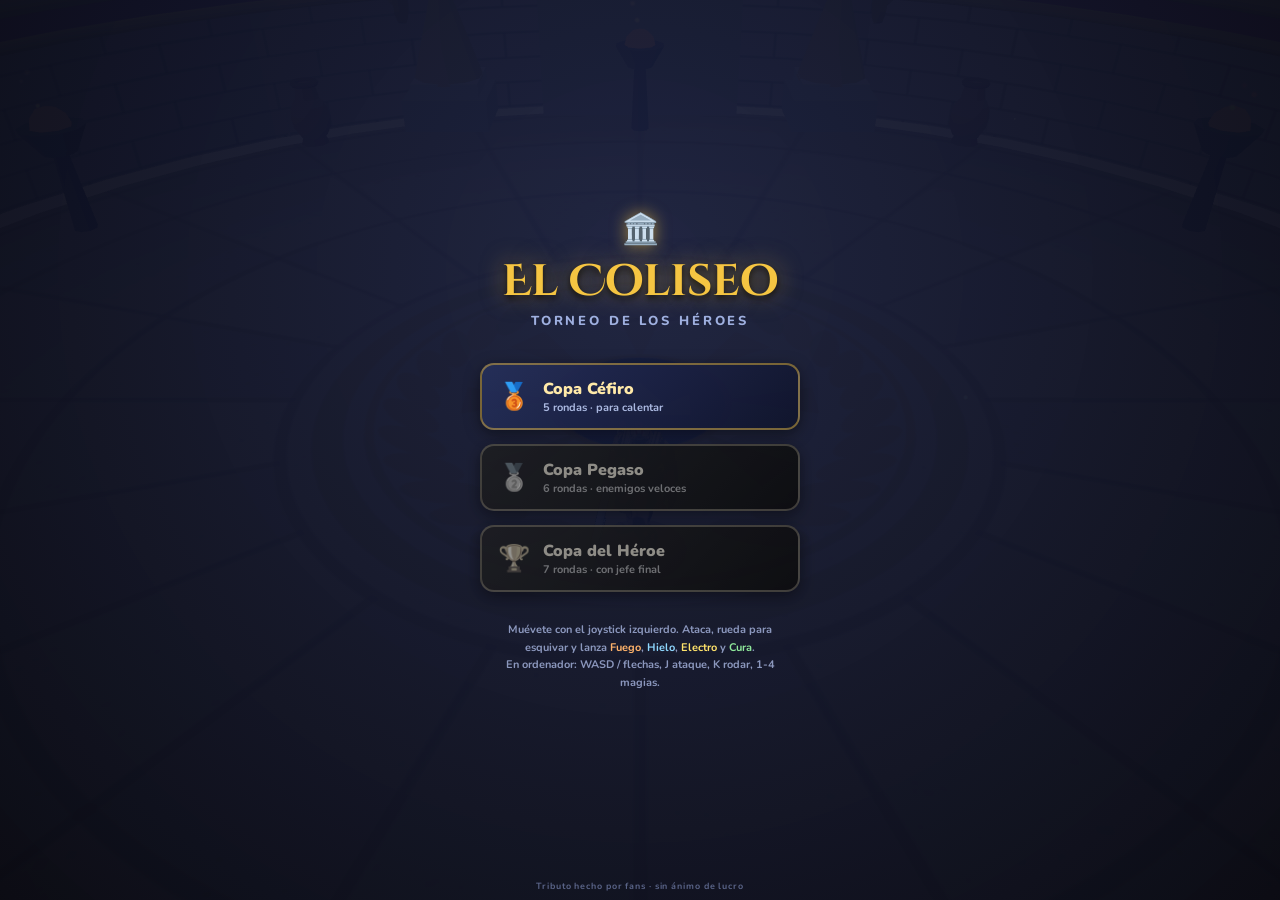
<file: coliseo.html>
<!DOCTYPE html>
<html lang="es">
<head>
<meta charset="UTF-8" />
<meta name="viewport" content="width=device-width, initial-scale=1.0, maximum-scale=1.0, user-scalable=no, viewport-fit=cover" />
<meta name="theme-color" content="#0b0e1a" />
<title>El Coliseo · Modo vertical</title>
<meta name="description" content="Mini-juego de acción por rondas inspirado en el Coliseo del Olimpo de Kingdom Hearts. Vertical, para móvil, con magias." />
<link rel="preconnect" href="https://fonts.googleapis.com" />
<link rel="preconnect" href="https://fonts.gstatic.com" crossorigin />
<link href="https://fonts.googleapis.com/css2?family=Cinzel+Decorative:wght@700;900&family=Nunito:wght@600;700;800;900&display=swap" rel="stylesheet" />
<style>
  :root{
    --gold:#f5c542; --gold-dark:#b98a1c;
    --hp:#57e86b; --hp-dark:#1d7a2c;
    --mp:#5aa7ff; --mp-dark:#1d4e9e;
    --ui-bg:rgba(10,14,30,.72);
    --safe-top:env(safe-area-inset-top,0px);
    --safe-bottom:env(safe-area-inset-bottom,0px);
  }
  *{margin:0;padding:0;box-sizing:border-box;-webkit-tap-highlight-color:transparent}
  html,body{height:100%;overflow:hidden;background:#0b0e1a;touch-action:none;
    font-family:'Nunito',system-ui,sans-serif;color:#fff;
    -webkit-user-select:none;user-select:none;overscroll-behavior:none}
  #game{position:fixed;inset:0}
  canvas{display:block}

  /* ---------- HUD ---------- */
  #hud{position:fixed;inset:0;pointer-events:none;display:none}
  #hud.on{display:block}

  .bars{position:absolute;top:calc(10px + var(--safe-top));left:12px;right:12px;
    display:flex;align-items:center;gap:10px}
  .emblem{width:46px;height:46px;border-radius:50%;flex:none;
    background:radial-gradient(circle at 32% 26%,#2c3a72,#141b3c 70%);
    border:2px solid var(--gold);display:flex;align-items:center;justify-content:center;
    font-size:21px;color:var(--gold);
    box-shadow:0 3px 10px rgba(0,0,0,.5), inset 0 0 10px rgba(245,197,66,.25),
      0 0 14px -4px var(--gold)}
  .barcol{flex:1;display:flex;flex-direction:column;gap:5px}
  .bar{height:15px;border-radius:9px;background:rgba(4,7,18,.72);
    border:1.5px solid rgba(245,197,66,.55);overflow:hidden;position:relative;
    box-shadow:0 2px 8px rgba(0,0,0,.45), inset 0 1px 4px rgba(0,0,0,.6)}
  .bar .fill{position:absolute;inset:1px;border-radius:7px;transform-origin:left;
    transition:transform .18s ease-out}
  .bar .fill::after{content:'';position:absolute;left:0;right:0;top:0;height:46%;
    background:linear-gradient(180deg,rgba(255,255,255,.6),rgba(255,255,255,.05));
    border-radius:7px 7px 0 0}
  .bar.hp .fill{background:linear-gradient(180deg,#a9ffb4 0%,var(--hp) 45%,var(--hp-dark) 100%)}
  .bar.hp.low .fill{background:linear-gradient(180deg,#ffd2a9 0%,#ff8b3d 45%,#a33c00 100%)}
  .bar.mp{height:11px;width:76%}
  .bar.mp .fill{background:linear-gradient(180deg,#bcdcff 0%,var(--mp) 45%,var(--mp-dark) 100%)}
  .bar .cap{position:absolute;right:6px;top:50%;transform:translateY(-50%);
    font-size:8px;font-weight:900;letter-spacing:.12em;color:rgba(255,244,214,.9);
    text-shadow:0 1px 2px rgba(0,0,0,.9)}

  .topline{position:absolute;top:calc(64px + var(--safe-top));left:12px;right:12px;
    display:flex;justify-content:space-between;align-items:flex-start;font-weight:800}
  .roundchip,.scorechip{background:var(--ui-bg);border:1.5px solid rgba(245,197,66,.5);
    border-radius:10px;padding:4px 10px;font-size:13px;line-height:1.25;
    box-shadow:0 2px 8px rgba(0,0,0,.35)}
  .roundchip small,.scorechip small{display:block;font-size:9px;letter-spacing:.14em;
    color:var(--gold);font-weight:900}
  .scorechip{text-align:right}

  .sysbtns{position:absolute;top:calc(64px + var(--safe-top));left:50%;transform:translateX(-50%);
    display:flex;gap:8px;pointer-events:auto}
  .sysbtn{width:34px;height:34px;border-radius:50%;border:1.5px solid rgba(255,255,255,.35);
    background:var(--ui-bg);color:#fff;font-size:15px;display:flex;align-items:center;
    justify-content:center;cursor:pointer}
  .sysbtn:active{transform:scale(.92)}

  /* joystick */
  #stickZone{position:absolute;left:0;bottom:0;width:52%;height:46%;pointer-events:auto}
  #stickBase{position:absolute;width:110px;height:110px;border-radius:50%;
    border:2.5px solid rgba(255,255,255,.35);background:rgba(255,255,255,.07);
    display:none;transform:translate(-50%,-50%);
    box-shadow:inset 0 0 24px rgba(255,255,255,.08)}
  #stickKnob{position:absolute;width:52px;height:52px;border-radius:50%;
    background:radial-gradient(circle at 35% 30%,rgba(255,255,255,.85),rgba(180,190,220,.55));
    display:none;transform:translate(-50%,-50%);box-shadow:0 3px 10px rgba(0,0,0,.45)}

  /* action cluster: abanico radial alrededor del botón de ataque */
  #actions{position:absolute;right:8px;bottom:calc(14px + var(--safe-bottom));
    width:220px;height:252px;pointer-events:auto}
  .abtn{position:absolute;border-radius:50%;display:flex;flex-direction:column;
    align-items:center;justify-content:center;font-weight:900;color:#fff;
    touch-action:none;
    background:radial-gradient(circle at 32% 26%,rgba(255,255,255,.22),
      rgba(20,27,56,.94) 52%, rgba(7,10,24,.96));
    border:2px solid var(--ac,#f5c542);
    box-shadow:0 4px 16px rgba(0,0,0,.55), inset 0 0 16px rgba(0,0,0,.55),
      inset 0 0 9px -3px var(--ac,#f5c542), 0 0 13px -3px var(--ac,#f5c542);
    text-shadow:0 1px 3px rgba(0,0,0,.8)}
  .abtn:active{transform:scale(.93)}
  .abtn .ico{font-size:23px;line-height:1;filter:drop-shadow(0 0 7px var(--ac,#f5c542))}
  .abtn .lbl{font-size:9px;letter-spacing:.08em;margin-top:2px;color:#e8edff;
    text-transform:uppercase}
  .abtn .cost{position:absolute;bottom:-5px;left:50%;transform:translateX(-50%);
    background:rgba(8,12,26,.96);border:1px solid var(--ac,#f5c542);border-radius:999px;
    padding:1px 7px;font-size:8px;font-weight:900;color:#dcecff;letter-spacing:.04em}
  .abtn .cd{position:absolute;inset:-2px;border-radius:50%;
    display:none;align-items:center;justify-content:center;
    font-size:14px;font-weight:900;color:#fff;text-shadow:0 0 5px #000}
  .abtn.nomp{filter:grayscale(.75) brightness(.65)}
  #btnAtk{width:96px;height:96px;right:10px;bottom:10px;--ac:#f5c542}
  #btnAtk .ico{font-size:34px;color:#ffe9a8}
  #btnDodge{width:62px;height:62px;right:116px;bottom:10px;--ac:#b9c6e8}
  #btnDodge .ico{font-size:21px}
  #btnCure{width:58px;height:58px;right:158px;bottom:78px;--ac:#57e86b}
  #btnFire{width:58px;height:58px;right:118px;bottom:132px;--ac:#ff8030}
  #btnIce{width:58px;height:58px;right:62px;bottom:166px;--ac:#5ac8ff}
  #btnThunder{width:58px;height:58px;right:4px;bottom:180px;--ac:#ffd83d}

  /* lock-on marker text */
  #comboTag{position:absolute;left:50%;top:34%;transform:translateX(-50%);
    font-family:'Cinzel Decorative',serif;font-weight:900;font-size:26px;color:var(--gold);
    text-shadow:0 0 14px rgba(245,197,66,.65),0 2px 4px rgba(0,0,0,.8);
    opacity:0;transition:opacity .2s}

  /* damage numbers */
  .dmg{position:absolute;font-weight:900;font-size:20px;pointer-events:none;
    text-shadow:0 2px 3px rgba(0,0,0,.85);transform:translate(-50%,-50%);will-change:transform,opacity}

  /* ---------- overlays ---------- */
  .overlay{position:fixed;inset:0;display:none;flex-direction:column;align-items:center;
    justify-content:center;text-align:center;padding:24px;z-index:20;
    background:radial-gradient(ellipse at 50% 30%,rgba(24,32,66,.94),rgba(6,8,18,.97));
    pointer-events:auto}
  .overlay.on{display:flex}
  .overlay h1{font-family:'Cinzel Decorative',serif;font-size:clamp(30px,9vw,44px);
    color:var(--gold);text-shadow:0 0 24px rgba(245,197,66,.5),0 3px 6px rgba(0,0,0,.9);
    line-height:1.1;margin-bottom:6px}
  .overlay .sub{font-size:13px;letter-spacing:.22em;color:#9fb0e0;font-weight:800;
    text-transform:uppercase;margin-bottom:26px}
  .laurel{font-size:30px;margin-bottom:8px;filter:drop-shadow(0 0 8px rgba(245,197,66,.6))}

  .cup{width:min(320px,86vw);margin:7px 0;padding:13px 16px;border-radius:14px;
    background:linear-gradient(135deg,rgba(38,48,92,.9),rgba(16,20,44,.9));
    border:2px solid rgba(245,197,66,.45);cursor:pointer;text-align:left;color:#fff;
    display:flex;align-items:center;gap:13px;font-family:inherit;
    box-shadow:0 4px 16px rgba(0,0,0,.45)}
  .cup:active{transform:scale(.97)}
  .cup .cico{font-size:26px}
  .cup b{display:block;font-size:16px;color:#ffe9a8;font-weight:900}
  .cup span{font-size:11px;color:#aab8e0;font-weight:700}
  .cup .best{margin-left:auto;text-align:right;font-size:10px;color:var(--gold);font-weight:900}
  .cup.locked{filter:grayscale(.85) brightness(.6);pointer-events:none}

  .obtn{margin-top:10px;padding:12px 34px;border-radius:999px;border:2px solid var(--gold);
    background:linear-gradient(180deg,#f8d878,#c99a25);color:#241a02;font-weight:900;
    font-size:16px;font-family:inherit;cursor:pointer;letter-spacing:.05em;
    box-shadow:0 4px 16px rgba(245,197,66,.35)}
  .obtn:active{transform:scale(.95)}
  .obtn.ghost{background:transparent;color:#cdd8f5;border-color:rgba(255,255,255,.4);
    box-shadow:none;font-size:13px;padding:9px 22px}

  .stats{margin:4px 0 12px;font-size:14px;color:#cdd8f5;font-weight:700;line-height:1.9}
  .stats b{color:#ffe9a8}
  .hint{margin-top:22px;font-size:11px;color:#8b97bd;font-weight:700;max-width:300px;line-height:1.6}

  /* round announce */
  #announce{position:fixed;inset:0;display:none;flex-direction:column;align-items:center;
    justify-content:center;pointer-events:none;z-index:15;text-align:center}
  #announce.on{display:flex;animation:annIn 2.3s ease forwards}
  #announce h2{font-family:'Cinzel Decorative',serif;font-size:clamp(34px,11vw,52px);
    color:var(--gold);text-shadow:0 0 30px rgba(245,197,66,.6),0 3px 8px rgba(0,0,0,.9)}
  #announce p{font-size:14px;letter-spacing:.28em;color:#dbe4ff;font-weight:800;text-transform:uppercase}
  #announce .rule{width:200px;height:2px;margin:10px auto;
    background:linear-gradient(90deg,transparent,var(--gold),transparent)}
  @keyframes annIn{0%{opacity:0;transform:scale(1.25)}12%{opacity:1;transform:scale(1)}
    80%{opacity:1}100%{opacity:0}}

  #flash{position:fixed;inset:0;background:#fff;opacity:0;pointer-events:none;z-index:12}
  #vignette{position:fixed;inset:0;pointer-events:none;z-index:11;opacity:0;
    background:radial-gradient(ellipse at center,transparent 55%,rgba(200,0,0,.55) 100%);
    transition:opacity .3s}

  .credit{position:fixed;bottom:calc(8px + var(--safe-bottom));left:0;right:0;text-align:center;
    font-size:9px;color:#5a6488;font-weight:700;letter-spacing:.1em;pointer-events:none}
</style>
</head>
<body>

<div id="game"></div>

<!-- HUD -->
<div id="hud">
  <div class="bars">
    <div class="emblem">⚔</div>
    <div class="barcol">
      <div class="bar hp" id="hpBar"><div class="fill" id="hpFill"></div><span class="cap">PV</span></div>
      <div class="bar mp" id="mpBar"><div class="fill" id="mpFill"></div><span class="cap">PM</span></div>
    </div>
  </div>
  <div class="topline">
    <div class="roundchip"><small>RONDA</small><span id="roundTxt">1 / 5</span></div>
    <div class="scorechip"><small>PUNTOS</small><span id="scoreTxt">0</span></div>
  </div>
  <div class="sysbtns">
    <button class="sysbtn" id="btnPause" aria-label="Pausa">❚❚</button>
    <button class="sysbtn" id="btnMute" aria-label="Sonido">♪</button>
  </div>
  <div id="comboTag"></div>

  <div id="stickZone"></div>
  <div id="stickBase"></div>
  <div id="stickKnob"></div>

  <div id="actions">
    <div class="abtn magic" id="btnThunder"><span class="ico">⚡</span><span class="cost">18 PM</span><span class="cd"></span></div>
    <div class="abtn magic" id="btnIce"><span class="ico">❄</span><span class="cost">12 PM</span><span class="cd"></span></div>
    <div class="abtn magic" id="btnFire"><span class="ico">🔥</span><span class="cost">10 PM</span><span class="cd"></span></div>
    <div class="abtn magic" id="btnCure"><span class="ico">✚</span><span class="cost">30 PM</span><span class="cd"></span></div>
    <div class="abtn" id="btnDodge"><span class="ico">↻</span><span class="lbl">Rodar</span><span class="cd"></span></div>
    <div class="abtn" id="btnAtk"><span class="ico">⚔</span><span class="lbl">Ataque</span></div>
  </div>
</div>

<!-- title / cup select -->
<div class="overlay on" id="ovTitle">
  <div class="laurel">🏛️</div>
  <h1>El Coliseo</h1>
  <p class="sub">Torneo de los héroes</p>
  <button class="cup" data-cup="0">
    <span class="cico">🥉</span>
    <span><b>Copa Céfiro</b><span>5 rondas · para calentar</span></span>
    <span class="best" id="best0"></span>
  </button>
  <button class="cup" data-cup="1" id="cup1">
    <span class="cico">🥈</span>
    <span><b>Copa Pegaso</b><span>6 rondas · enemigos veloces</span></span>
    <span class="best" id="best1"></span>
  </button>
  <button class="cup" data-cup="2" id="cup2">
    <span class="cico">🏆</span>
    <span><b>Copa del Héroe</b><span>7 rondas · con jefe final</span></span>
    <span class="best" id="best2"></span>
  </button>
  <p class="hint">Muévete con el joystick izquierdo. Ataca, rueda para esquivar y lanza
    <b style="color:#ffb36b">Fuego</b>, <b style="color:#8fd8ff">Hielo</b>,
    <b style="color:#ffe36b">Electro</b> y <b style="color:#8fe89b">Cura</b>.<br/>
    En ordenador: WASD / flechas, <b>J</b> ataque, <b>K</b> rodar, <b>1-4</b> magias.</p>
  <p class="credit">Tributo hecho por fans · sin ánimo de lucro</p>
</div>

<!-- victory -->
<div class="overlay" id="ovWin">
  <div class="laurel">🏆</div>
  <h1>¡Victoria!</h1>
  <p class="sub" id="winCup">Copa Céfiro</p>
  <div class="stats" id="winStats"></div>
  <button class="obtn" id="btnWinNext">Continuar</button>
  <button class="obtn ghost" id="btnWinMenu">Volver al coliseo</button>
</div>

<!-- defeat -->
<div class="overlay" id="ovLose">
  <div class="laurel">💫</div>
  <h1>Derrota…</h1>
  <p class="sub">El torneo continúa sin ti</p>
  <div class="stats" id="loseStats"></div>
  <button class="obtn" id="btnRetry">Reintentar copa</button>
  <button class="obtn ghost" id="btnLoseMenu">Volver al coliseo</button>
</div>

<!-- pause -->
<div class="overlay" id="ovPause">
  <h1 style="font-size:32px">Pausa</h1>
  <p class="sub">El público espera</p>
  <button class="obtn" id="btnResume">Seguir luchando</button>
  <button class="obtn ghost" id="btnPauseMenu">Abandonar torneo</button>
</div>

<div id="announce"><h2 id="annTitle">Ronda 1</h2><div class="rule"></div><p id="annSub">Sombras errantes</p></div>
<div id="flash"></div>
<div id="vignette"></div>

<script type="importmap">
{ "imports": { "three": "./vendor/three.module.min.js" } }
</script>
<script type="module" src="coliseo.js"></script>
</body>
</html>
</file>
<file: styles.css>
/* Guía visual Bob + Orchestrate — tema claro minimalista.
   Paleta IBM: azul #0F62FE, tintas pálidas de los recuadros del PDF,
   tipografía IBM Plex. Sin JavaScript. */

:root {
  --blue: #0f62fe;
  --blue-deep: #00539a;
  --ink: #161616;
  --muted: #6f6f6f;
  --faint: #8d8d8d;
  --line: #f0f0f0;
  --line-strong: #e8e8e8;
  --tint-blue: #f2f7ff;
  --pale-cyan: #e5f6ff;
  --pale-green: #defbe6;
  --pale-yellow: #fcf4d6;
  --pale-red: #fff1f1;
  --prompt-bg: #161616;
  --toc-width: 16rem;
}

* {
  box-sizing: border-box;
}

html {
  scroll-behavior: smooth;
  scroll-padding-top: 2.5rem;
}

body {
  margin: 0;
  background: #ffffff;
  color: var(--ink);
  font-family: "IBM Plex Sans", -apple-system, "Segoe UI", sans-serif;
  font-size: 1.0625rem;
  line-height: 1.7;
  -webkit-font-smoothing: antialiased;
}

/* Hilo de color IBM en el borde superior de la página */
body::before {
  content: "";
  position: fixed;
  top: 0;
  left: 0;
  right: 0;
  height: 3px;
  background: linear-gradient(90deg, #0f62fe, #8a3ffc);
  z-index: 20;
}

::selection {
  background: #d0e2ff;
}

/* ---------- Botón "Ya tengo Bob" ---------- */

.skip-btn {
  position: fixed;
  right: 1.5rem;
  bottom: 1.5rem;
  z-index: 30;
  padding: 0.6rem 1.15rem;
  background: var(--blue);
  color: #fff;
  border-radius: 999px;
  font-size: 0.85rem;
  font-weight: 600;
  text-decoration: none;
  box-shadow: 0 8px 24px rgba(15, 98, 254, 0.35);
  transition: opacity 0.25s ease, transform 0.25s ease, background 0.15s ease;
}

.skip-btn:hover {
  background: #0353e9;
}

.skip-btn.skip-hidden {
  opacity: 0;
  transform: translateY(8px);
  pointer-events: none;
}

/* ---------- Índice lateral ---------- */

.toc {
  position: fixed;
  top: 3px;
  left: 0;
  bottom: 0;
  width: var(--toc-width);
  overflow-y: auto;
  padding: 2rem 1.25rem 2.5rem;
  border-right: 1px solid var(--line);
  background: #ffffff;
}

.toc a {
  display: block;
  padding: 0.32rem 0.65rem;
  border-radius: 7px;
  color: var(--muted);
  text-decoration: none;
  font-size: 0.82rem;
  line-height: 1.4;
}

.toc a:hover {
  background: var(--tint-blue);
  color: var(--ink);
}

.toc-brand {
  display: flex;
  align-items: center;
  gap: 0.55rem;
  margin-bottom: 1.1rem;
  padding-bottom: 1.1rem !important;
  border-bottom: 1px solid var(--line);
  border-radius: 0 !important;
  font-weight: 600;
  color: var(--ink) !important;
  font-size: 0.95rem !important;
}

.toc-brand:hover {
  background: transparent !important;
}

.toc-brand img {
  width: 1.9rem;
  height: auto;
}

main {
  margin-left: var(--toc-width);
  padding: 0 3rem 4rem;
  max-width: 56rem;
}

/* ---------- Portada ---------- */

.hero {
  text-align: center;
  padding: 5.5rem 0 3.5rem;
}

.hero-logo {
  width: 10.5rem;
  height: auto;
  display: block;
  margin: 0 auto 2.2rem;
}

.eyebrow {
  display: inline-block;
  padding: 0.32rem 0.95rem;
  border: 1px solid #d0e2ff;
  background: var(--tint-blue);
  border-radius: 999px;
  color: var(--blue);
  font-size: 0.72rem;
  font-weight: 600;
  letter-spacing: 0.16em;
  margin: 0 0 1.2rem;
}

h1 {
  font-size: 3rem;
  font-weight: 300;
  line-height: 1.12;
  letter-spacing: -0.02em;
  margin: 0 0 0.7rem;
}

.subtitle {
  color: var(--muted);
  font-size: 1.25rem;
  font-weight: 300;
  margin: 0;
}

.hero .callout {
  max-width: 36rem;
  margin: 2.4rem auto 0;
  text-align: left;
}

.version {
  color: var(--faint);
  font-size: 0.8rem;
  margin: 2.6rem 0 0;
}

/* ---------- Secciones ---------- */

section {
  padding: 3.75rem 0;
  border-top: 1px solid var(--line);
}

section > p,
section > h3,
section > figure,
section > .callout,
section > .prompt,
section > table {
  max-width: 44rem;
}

section > figure {
  max-width: 100%;
}

.sec-n {
  display: block;
  font-family: "IBM Plex Mono", ui-monospace, monospace;
  font-size: 0.75rem;
  font-weight: 500;
  letter-spacing: 0.2em;
  text-transform: uppercase;
  color: var(--blue);
  margin-bottom: 0.55rem;
}

h2 {
  font-size: 1.75rem;
  font-weight: 600;
  line-height: 1.25;
  letter-spacing: -0.01em;
  margin: 0 0 1rem;
}

h2.big {
  font-size: 1.95rem;
  font-weight: 300;
  max-width: 40rem;
}

h3 {
  display: flex;
  align-items: baseline;
  gap: 0.65rem;
  color: var(--ink);
  font-size: 1.05rem;
  font-weight: 600;
  margin: 2rem 0 0.4rem;
}

.step-n {
  flex: none;
  display: inline-flex;
  align-items: center;
  justify-content: center;
  width: 1.7rem;
  height: 1.7rem;
  border-radius: 50%;
  background: var(--tint-blue);
  border: 1px solid #d0e2ff;
  color: var(--blue);
  font-family: "IBM Plex Mono", ui-monospace, monospace;
  font-size: 0.82rem;
  font-weight: 500;
  transform: translateY(0.22rem);
}

.lead {
  font-size: 1.15rem;
  color: var(--muted);
}

a {
  color: var(--blue);
  text-decoration-thickness: 1px;
  text-underline-offset: 2px;
}

code {
  font-family: "IBM Plex Mono", ui-monospace, monospace;
  font-size: 0.88em;
  background: #f4f4f4;
  padding: 0.1em 0.35em;
  border-radius: 4px;
}

/* ---------- Figuras ---------- */

figure {
  margin: 1.9rem 0;
  text-align: center;
}

figure img {
  max-width: 100%;
  height: auto;
  border: 1px solid var(--line-strong);
  border-radius: 12px;
  box-shadow: 0 14px 36px rgba(22, 22, 22, 0.08);
  cursor: zoom-in;
  transition: transform 0.25s ease, box-shadow 0.25s ease;
}

figure img:hover {
  transform: translateY(-3px) scale(1.015);
  box-shadow: 0 22px 48px rgba(22, 22, 22, 0.14);
}

@media (prefers-reduced-motion: reduce) {
  figure img,
  .lightbox {
    transition: none;
  }

  figure img:hover {
    transform: none;
  }
}

/* Visor de imagen ampliada (clic sobre cualquier figura) */
.lightbox {
  position: fixed;
  inset: 0;
  z-index: 50;
  display: flex;
  align-items: center;
  justify-content: center;
  padding: 3vmin;
  background: rgba(22, 22, 22, 0.84);
  backdrop-filter: blur(5px);
  -webkit-backdrop-filter: blur(5px);
  cursor: zoom-out;
  opacity: 0;
  transition: opacity 0.2s ease;
}

.lightbox.open {
  opacity: 1;
}

.lightbox img {
  max-width: 100%;
  max-height: 100%;
  border-radius: 12px;
  box-shadow: 0 30px 80px rgba(0, 0, 0, 0.5);
}

figure.narrow img {
  max-width: 30rem;
}

figcaption {
  max-width: 34rem;
  margin: 0.8rem auto 0;
  color: var(--muted);
  font-size: 0.85rem;
  line-height: 1.5;
}

/* ---------- Recuadros (callouts) ---------- */

.callout {
  border-radius: 10px;
  padding: 1.05rem 1.35rem;
  margin: 1.6rem 0;
  border-left: 3px solid transparent;
}

.callout p {
  margin: 0;
  font-size: 0.98rem;
}

.callout-label {
  font-size: 0.72rem;
  font-weight: 700;
  letter-spacing: 0.12em;
  margin-bottom: 0.3rem !important;
}

.callout.cyan { background: var(--pale-cyan); border-color: #0072c3; }
.callout.cyan .callout-label { color: #00539a; }

.callout.green { background: var(--pale-green); border-color: #24a148; }
.callout.green .callout-label { color: #0e6027; }

.callout.yellow { background: var(--pale-yellow); border-color: #f1c21b; }
.callout.yellow .callout-label { color: #684e00; }

.callout.red { background: var(--pale-red); border-color: #da1e28; }
.callout.red .callout-label { color: #a2191f; }

/* ---------- Bloques de petición (prompts) ---------- */

.prompt {
  background: var(--prompt-bg);
  color: #f4f4f4;
  font-family: "IBM Plex Mono", ui-monospace, monospace;
  font-size: 0.92rem;
  line-height: 1.6;
  border-radius: 12px;
  padding: 1.05rem 1.35rem 1.15rem;
  margin: 1rem 0 1.6rem;
}

.prompt::before {
  content: "ESCRÍBELO EN EL CHAT";
  display: block;
  font-size: 0.62rem;
  font-weight: 500;
  letter-spacing: 0.18em;
  color: var(--faint);
  margin-bottom: 0.5rem;
}

/* ---------- Tabla de resolución ---------- */

table {
  width: 100%;
  border: 1px solid var(--line-strong);
  border-radius: 12px;
  border-collapse: separate;
  border-spacing: 0;
  overflow: hidden;
  margin: 1.4rem 0;
  font-size: 0.94rem;
}

th {
  text-align: left;
  background: var(--tint-blue);
  color: var(--blue-deep);
  font-size: 0.78rem;
  font-weight: 600;
  letter-spacing: 0.08em;
  text-transform: uppercase;
  border-bottom: 1px solid var(--line-strong);
  padding: 0.65rem 1rem;
}

td {
  border-bottom: 1px solid var(--line);
  padding: 0.7rem 1rem;
  vertical-align: top;
  line-height: 1.55;
}

tr:last-child td {
  border-bottom: none;
}

td:first-child {
  font-weight: 600;
  width: 34%;
}

/* ---------- Pie ---------- */

footer {
  border-top: 1px solid var(--line);
  padding: 2.5rem 0 1rem;
  color: var(--muted);
  font-size: 0.85rem;
  line-height: 1.7;
}

footer p {
  margin: 0 0 0.4rem;
}

.foot-credit {
  display: flex;
  align-items: center;
  gap: 0.65rem;
  color: var(--faint);
}

.foot-avatar {
  flex: none;
  width: 2.1rem;
  height: 2.1rem;
  border-radius: 50%;
  object-fit: cover;
  border: 1px solid var(--line-strong);
}

.foot-credit a {
  color: var(--blue);
}

/* ---------- Móvil ---------- */

@media (max-width: 62rem) {
  .toc {
    display: none;
  }

  main {
    margin-left: 0;
    padding: 0 1.4rem 3rem;
  }

  .hero {
    padding-top: 4rem;
  }

  h1 {
    font-size: 2.1rem;
  }

  h2 {
    font-size: 1.45rem;
  }

  td:first-child {
    width: auto;
  }
}
</file>
